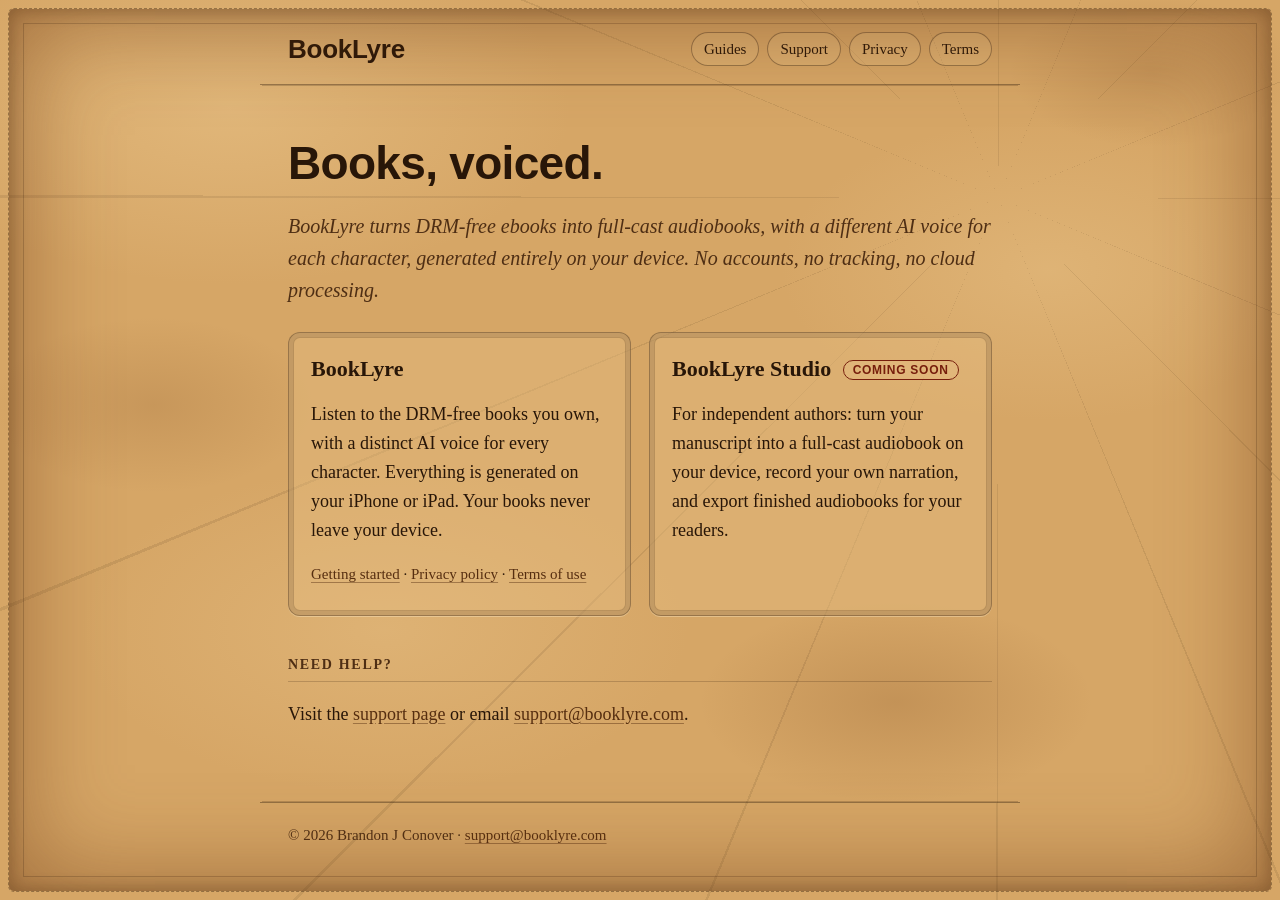
<file: index.html>
<!doctype html>
<html lang="en">
<head>
<meta charset="utf-8">
<meta name="viewport" content="width=device-width, initial-scale=1">
<title>BookLyre</title>
<meta name="description" content="Listen to the DRM-free books you own, with a distinct AI voice for every character. Everything is generated on your iPhone or iPad. Your books never leave your device.">
<link rel="stylesheet" href="style.css">
</head>
<body>
<header class="site"><a class="brand" href="">BookLyre</a>
<nav><a href="guides/">Guides</a><a href="support/">Support</a><a href="privacy/booklyre/">Privacy</a><a href="terms/booklyre/">Terms</a></nav></header>
<main>
<section class="hero"><h1>Books, voiced.</h1>
<p>BookLyre turns DRM-free ebooks into full-cast audiobooks, with a different AI voice for each character,
generated entirely on your device. No accounts, no tracking, no cloud processing.</p></section>
<div class="cards"><section class="card"><h2>BookLyre</h2><p>Listen to the DRM-free books you own, with a distinct AI voice for every character. Everything is generated on your iPhone or iPad. Your books never leave your device.</p>
<p class="links"><a href="guides/booklyre/">Getting started</a> &middot; <a href="privacy/booklyre/">Privacy policy</a> &middot; <a href="terms/booklyre/">Terms of use</a></p></section>
<section class="card"><h2>BookLyre Studio <span class="soon">Coming soon</span></h2><p>For independent authors: turn your manuscript into a full-cast audiobook on your device, record your own narration, and export finished audiobooks for your readers.</p></section></div>
<section><h2>Need help?</h2><p>Visit the <a href="support/">support page</a> or email
<a href="mailto:support@booklyre.com">support@booklyre.com</a>.</p></section>
</main>
<footer class="site">&copy; 2026 Brandon J Conover &middot; <a href="mailto:support@booklyre.com">support@booklyre.com</a></footer>
</body>
</html>
</file>
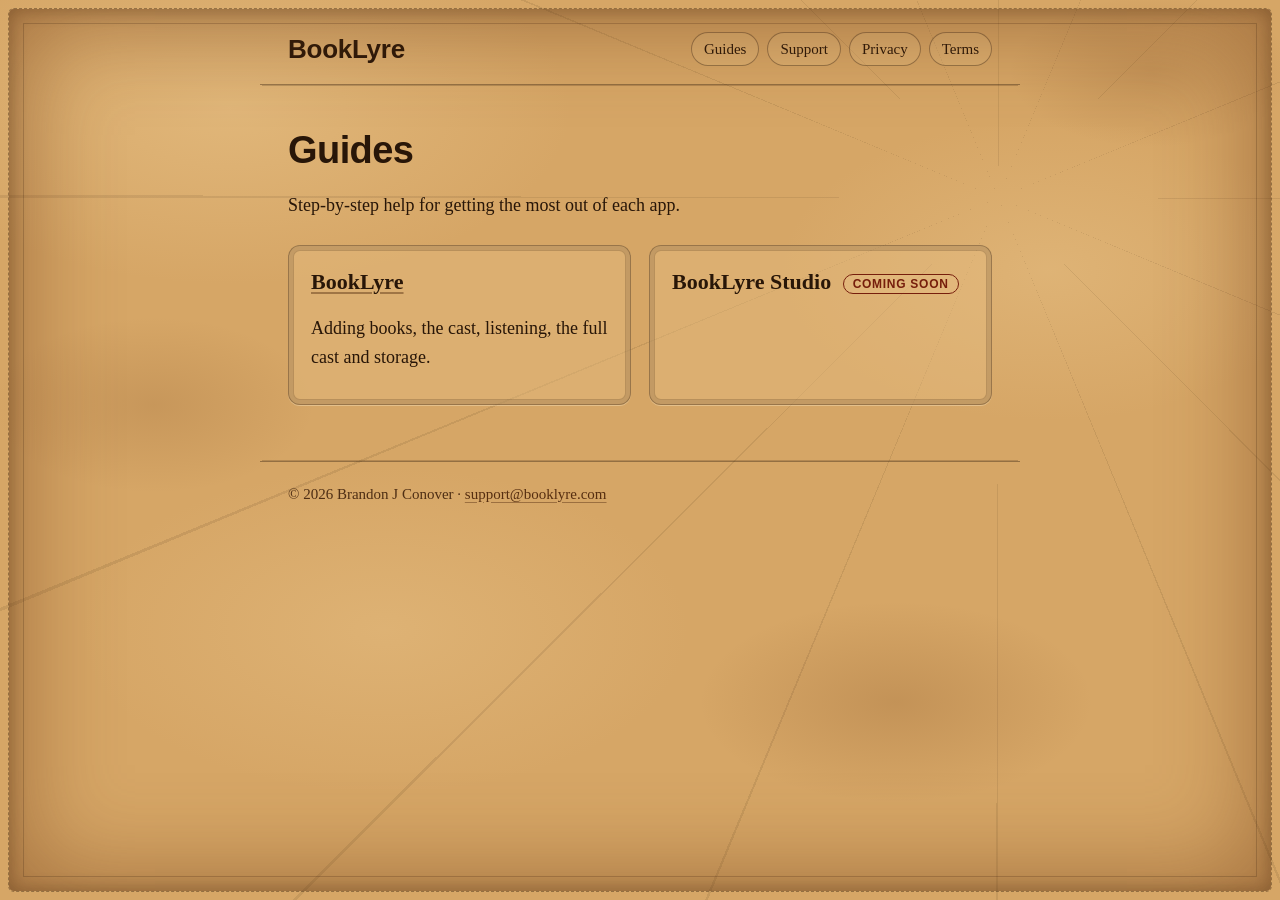
<file: guides/index.html>
<!doctype html>
<html lang="en">
<head>
<meta charset="utf-8">
<meta name="viewport" content="width=device-width, initial-scale=1">
<title>BookLyre Guides</title>
<meta name="description" content="BookLyre Guides">
<link rel="stylesheet" href="../style.css">
</head>
<body>
<header class="site"><a class="brand" href="../">BookLyre</a>
<nav><a href="../guides/">Guides</a><a href="../support/">Support</a><a href="../privacy/booklyre/">Privacy</a><a href="../terms/booklyre/">Terms</a></nav></header>
<main>
<h1>Guides</h1><p>Step-by-step help for getting the most out of each app.</p><div class="cards"><section class="card"><h2><a href="booklyre/">BookLyre</a></h2><p>Adding books, the cast, listening, the full cast and storage.</p></section><section class="card"><h2>BookLyre Studio <span class="soon">Coming soon</span></h2></section></div>
</main>
<footer class="site">&copy; 2026 Brandon J Conover &middot; <a href="mailto:support@booklyre.com">support@booklyre.com</a></footer>
</body>
</html>
</file>
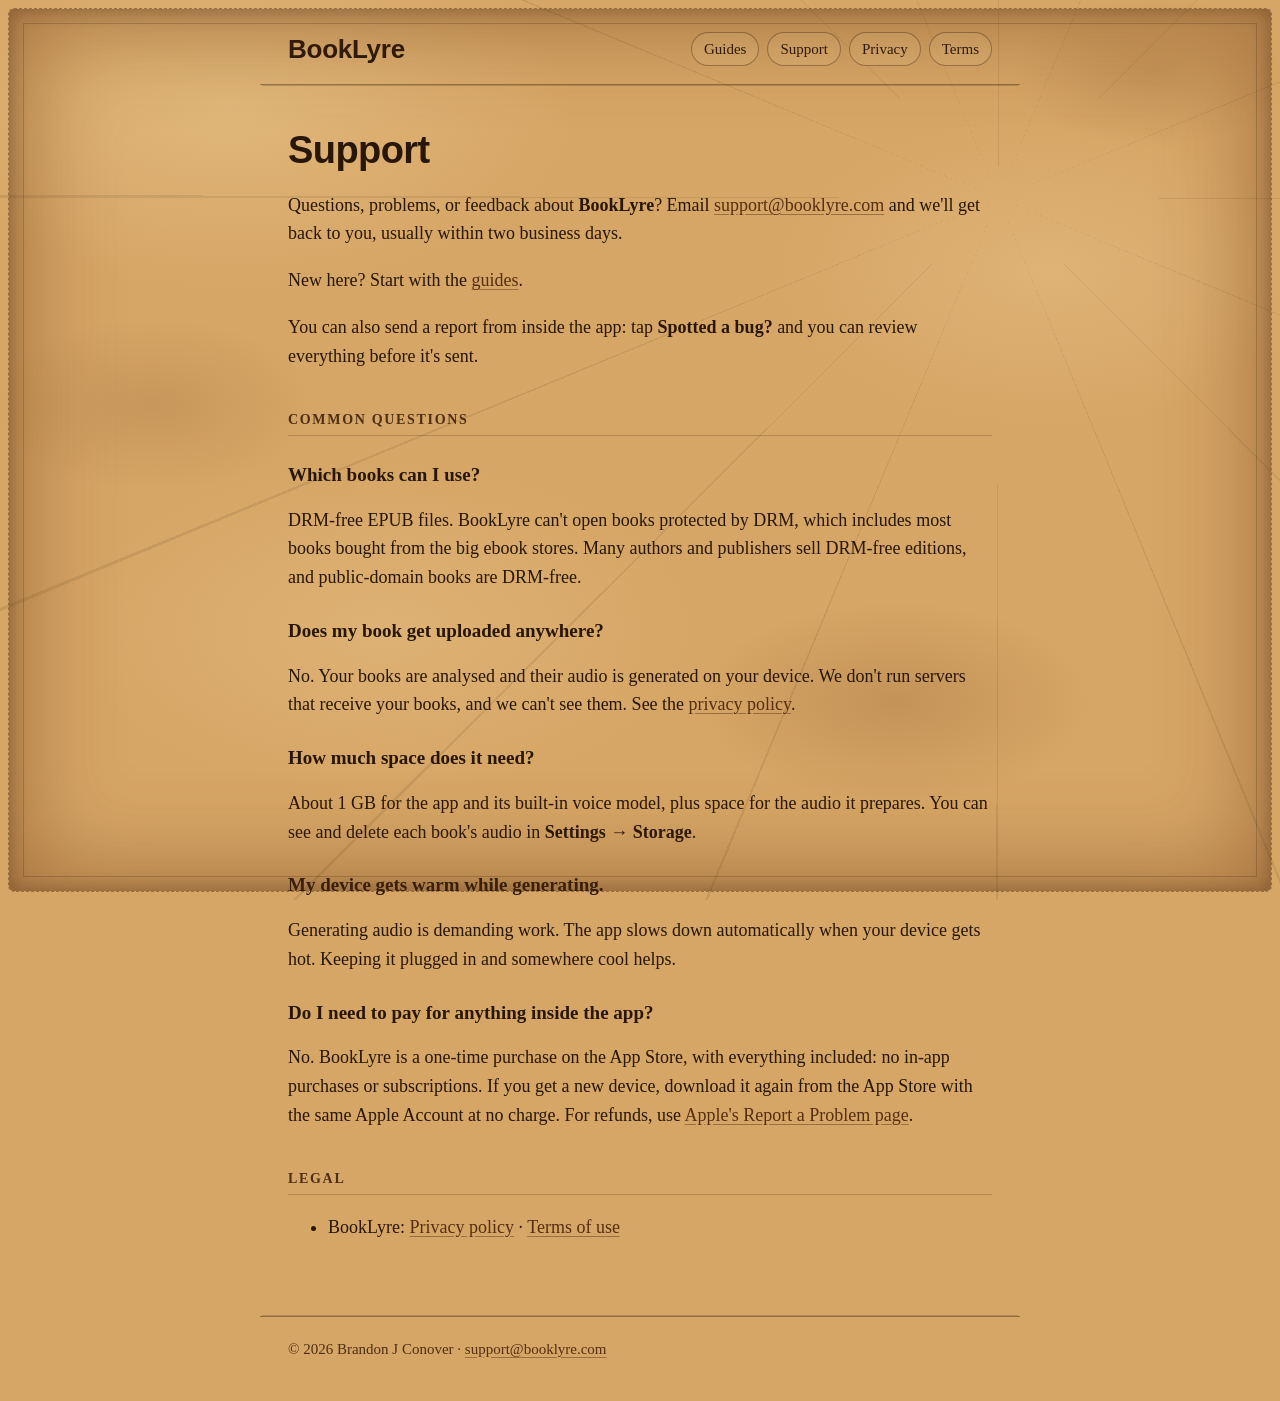
<file: support/index.html>
<!doctype html>
<html lang="en">
<head>
<meta charset="utf-8">
<meta name="viewport" content="width=device-width, initial-scale=1">
<title>BookLyre Support</title>
<meta name="description" content="BookLyre Support">
<link rel="stylesheet" href="../style.css">
</head>
<body>
<header class="site"><a class="brand" href="../">BookLyre</a>
<nav><a href="../guides/">Guides</a><a href="../support/">Support</a><a href="../privacy/booklyre/">Privacy</a><a href="../terms/booklyre/">Terms</a></nav></header>
<main>
<h1>Support</h1>
<p>Questions, problems, or feedback about <strong>BookLyre</strong>? Email
<a href="mailto:support@booklyre.com">support@booklyre.com</a> and we'll get back to you, usually within two business days.</p>
<p>New here? Start with the <a href="../guides/">guides</a>.</p>
<p>You can also send a report from inside the app: tap <strong>Spotted a bug?</strong> and you can review everything before it's sent.</p>
<h2>Common questions</h2>
<h3>Which books can I use?</h3>
<p>DRM-free EPUB files. BookLyre can't open books protected by DRM, which includes most books bought from the big ebook stores. Many authors and publishers sell DRM-free editions, and public-domain books are DRM-free.</p>
<h3>Does my book get uploaded anywhere?</h3>
<p>No. Your books are analysed and their audio is generated on your device. We don't run servers that receive your books, and we can't see them. See the <a href="../privacy/booklyre/">privacy policy</a>.</p>
<h3>How much space does it need?</h3>
<p>About 1 GB for the app and its built-in voice model, plus space for the audio it prepares. You can see and delete each book's audio in <strong>Settings → Storage</strong>.</p>
<h3>My device gets warm while generating.</h3>
<p>Generating audio is demanding work. The app slows down automatically when your device gets hot. Keeping it plugged in and somewhere cool helps.</p>
<h3>Do I need to pay for anything inside the app?</h3>
<p>No. BookLyre is a one-time purchase on the App Store, with everything included: no in-app purchases or subscriptions. If you get a new device, download it again from the App Store with the same Apple Account at no charge. For refunds, use <a href="https://reportaproblem.apple.com">Apple's Report a Problem page</a>.</p>
<h2>Legal</h2>
<ul>
<li>BookLyre: <a href="../privacy/booklyre/">Privacy policy</a> · <a href="../terms/booklyre/">Terms of use</a></li>
</ul>
</main>
<footer class="site">&copy; 2026 Brandon J Conover &middot; <a href="mailto:support@booklyre.com">support@booklyre.com</a></footer>
</body>
</html>
</file>
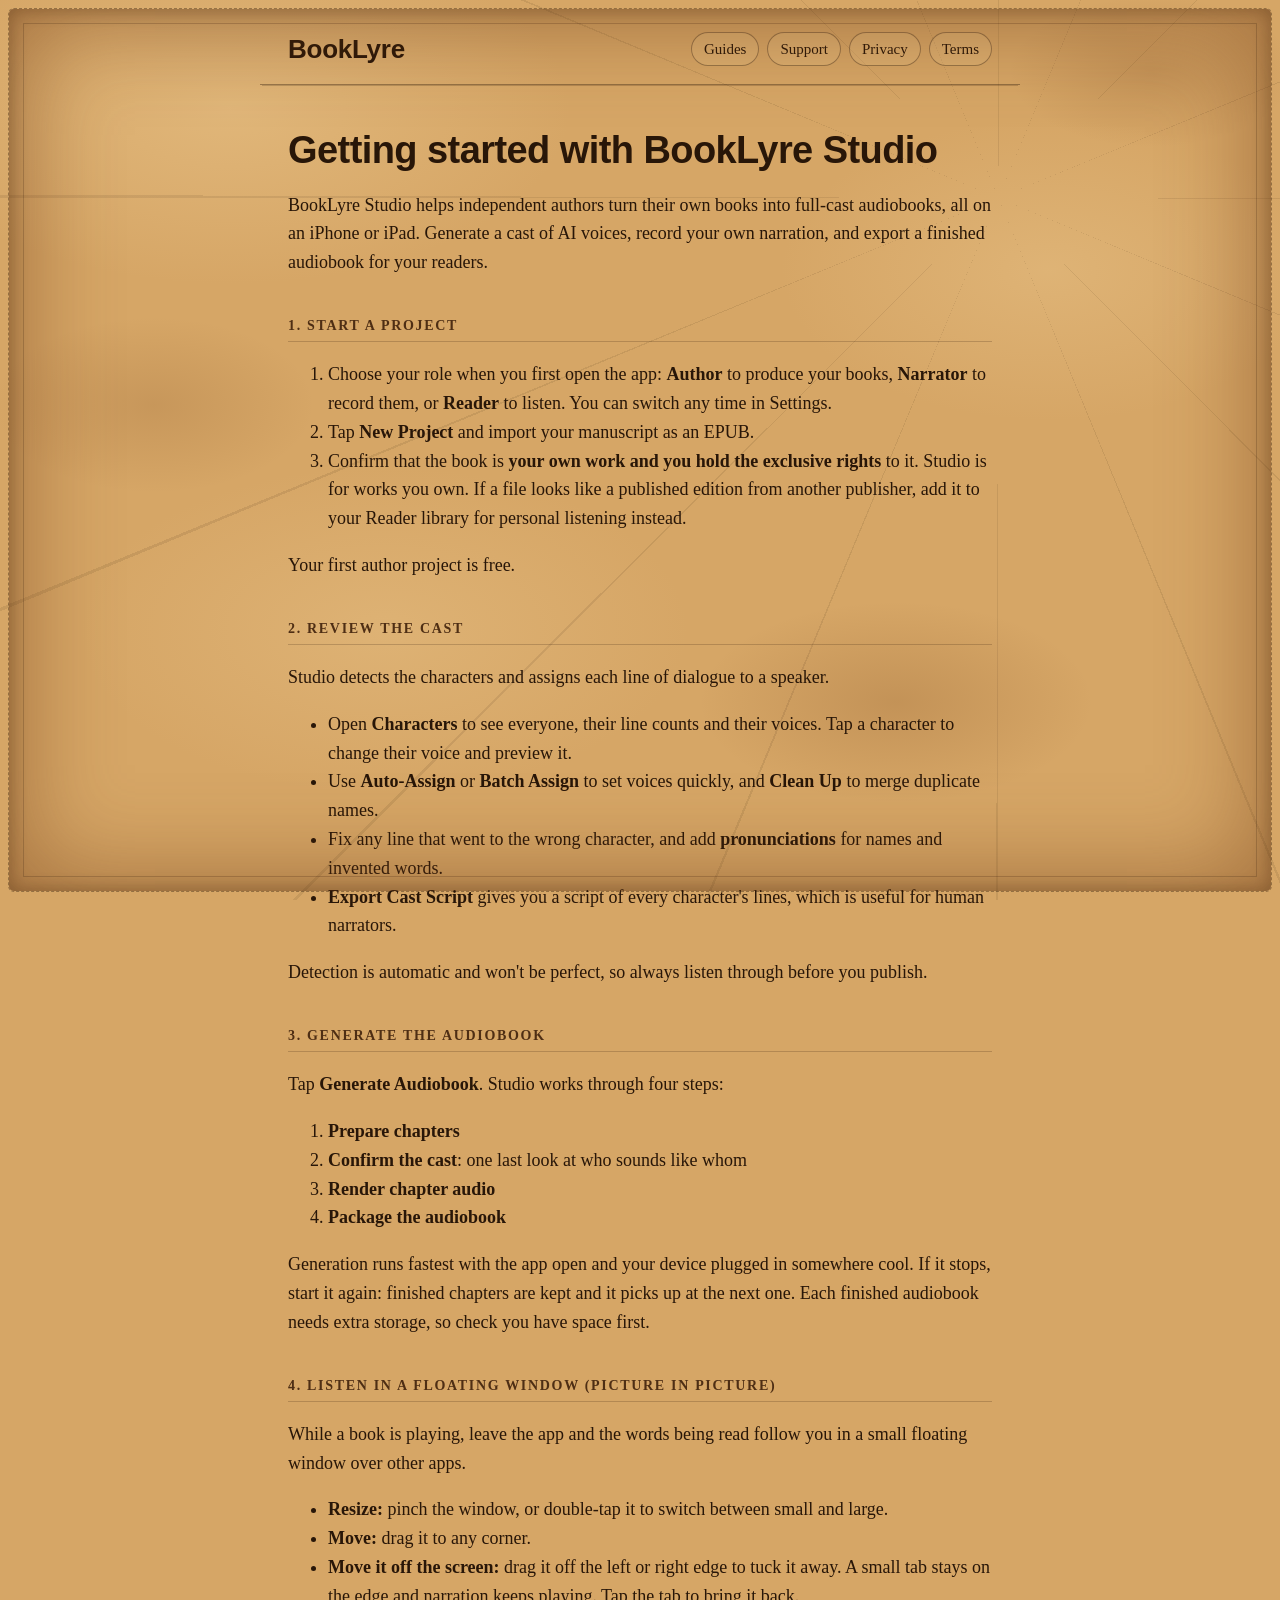
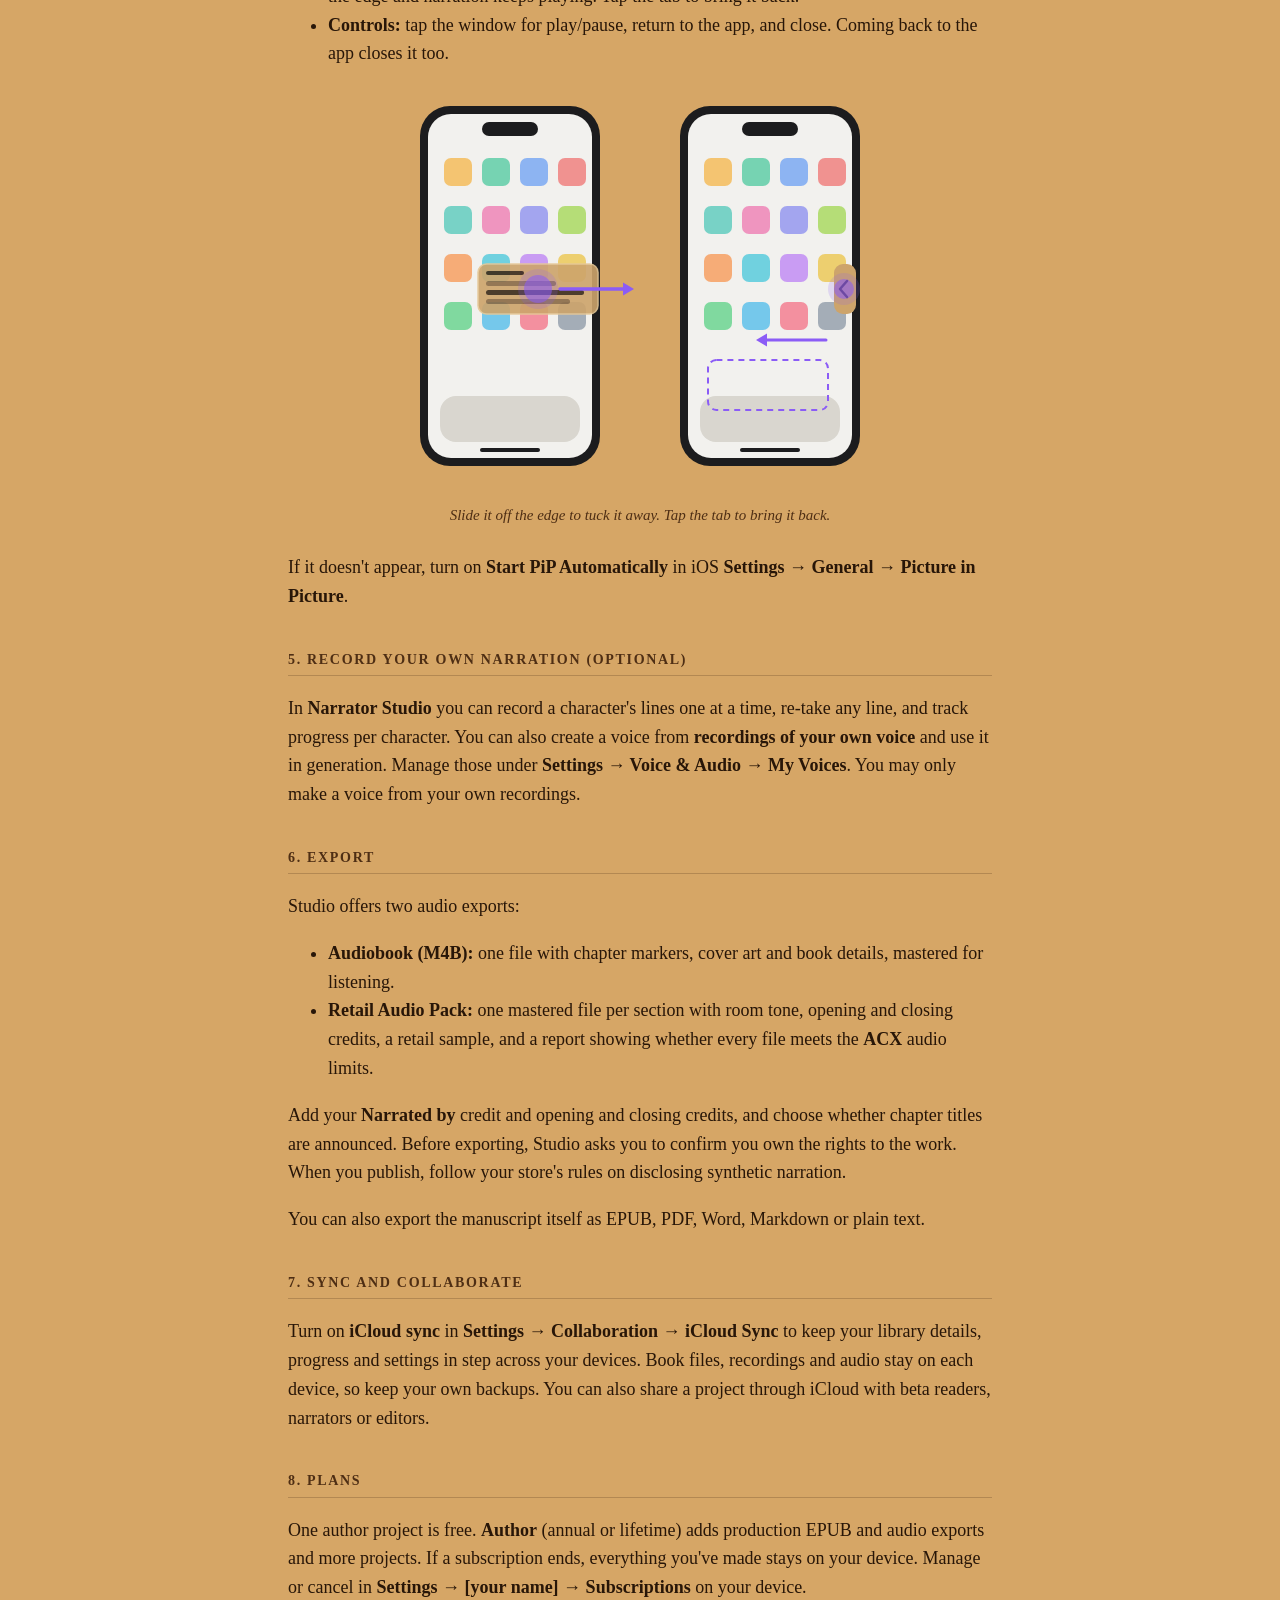
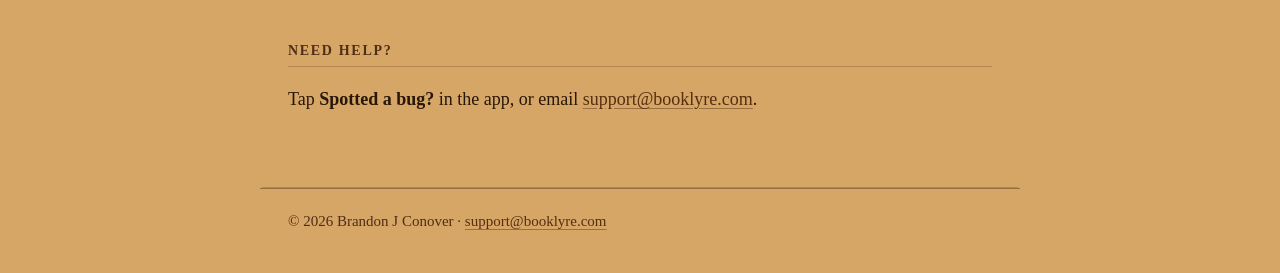
<file: guides/booklyre-studio/index.html>
<!doctype html>
<html lang="en">
<head>
<meta charset="utf-8">
<meta name="viewport" content="width=device-width, initial-scale=1">
<title>Getting started with BookLyre Studio</title>
<meta name="description" content="Getting started with BookLyre Studio">
<link rel="stylesheet" href="../../style.css">
</head>
<body>
<header class="site"><a class="brand" href="../../">BookLyre</a>
<nav><a href="../../guides/">Guides</a><a href="../../support/">Support</a><a href="../../privacy/booklyre/">Privacy</a><a href="../../terms/booklyre/">Terms</a></nav></header>
<main>
<h1>Getting started with BookLyre Studio</h1>
<p>BookLyre Studio helps independent authors turn their own books into full-cast audiobooks, all on an iPhone or iPad. Generate a cast of AI voices, record your own narration, and export a finished audiobook for your readers.</p>
<h2>1. Start a project</h2>
<ol>
<li>Choose your role when you first open the app: <strong>Author</strong> to produce your books, <strong>Narrator</strong> to record them, or <strong>Reader</strong> to listen. You can switch any time in Settings.</li>
<li>Tap <strong>New Project</strong> and import your manuscript as an EPUB.</li>
<li>Confirm that the book is <strong>your own work and you hold the exclusive rights</strong> to it. Studio is for works you own. If a file looks like a published edition from another publisher, add it to your Reader library for personal listening instead.</li>
</ol>
<p>Your first author project is free.</p>
<h2>2. Review the cast</h2>
<p>Studio detects the characters and assigns each line of dialogue to a speaker.</p>
<ul>
<li>Open <strong>Characters</strong> to see everyone, their line counts and their voices. Tap a character to change their voice and preview it.</li>
<li>Use <strong>Auto-Assign</strong> or <strong>Batch Assign</strong> to set voices quickly, and <strong>Clean Up</strong> to merge duplicate names.</li>
<li>Fix any line that went to the wrong character, and add <strong>pronunciations</strong> for names and invented words.</li>
<li><strong>Export Cast Script</strong> gives you a script of every character's lines, which is useful for human narrators.</li>
</ul>
<p>Detection is automatic and won't be perfect, so always listen through before you publish.</p>
<h2>3. Generate the audiobook</h2>
<p>Tap <strong>Generate Audiobook</strong>. Studio works through four steps:</p>
<ol>
<li><strong>Prepare chapters</strong></li>
<li><strong>Confirm the cast</strong>: one last look at who sounds like whom</li>
<li><strong>Render chapter audio</strong></li>
<li><strong>Package the audiobook</strong></li>
</ol>
<p>Generation runs fastest with the app open and your device plugged in somewhere cool. If it stops, start it again: finished chapters are kept and it picks up at the next one. Each finished audiobook needs extra storage, so check you have space first.</p>
<h2>4. Listen in a floating window (Picture in Picture)</h2>
<p>While a book is playing, leave the app and the words being read follow you in a small floating window over other apps.</p>
<ul>
<li><strong>Resize:</strong> pinch the window, or double-tap it to switch between small and large.</li>
<li><strong>Move:</strong> drag it to any corner.</li>
<li><strong>Move it off the screen:</strong> drag it off the left or right edge to tuck it away. A small tab stays on the edge and narration keeps playing. Tap the tab to bring it back.</li>
<li><strong>Controls:</strong> tap the window for play/pause, return to the app, and close. Coming back to the app closes it too.</li>
</ul>
<figure class="shot"><img src="../../images/pip-stash.svg" width="480" alt="The floating window being dragged off the right edge, leaving a small tab with an arrow that you tap to bring it back"><figcaption>Slide it off the edge to tuck it away. Tap the tab to bring it back.</figcaption></figure>

<p>If it doesn't appear, turn on <strong>Start PiP Automatically</strong> in iOS <strong>Settings → General → Picture in Picture</strong>.</p>
<h2>5. Record your own narration (optional)</h2>
<p>In <strong>Narrator Studio</strong> you can record a character's lines one at a time, re-take any line, and track progress per character. You can also create a voice from <strong>recordings of your own voice</strong> and use it in generation. Manage those under <strong>Settings → Voice &amp; Audio → My Voices</strong>. You may only make a voice from your own recordings.</p>
<h2>6. Export</h2>
<p>Studio offers two audio exports:</p>
<ul>
<li><strong>Audiobook (M4B):</strong> one file with chapter markers, cover art and book details, mastered for listening.</li>
<li><strong>Retail Audio Pack:</strong> one mastered file per section with room tone, opening and closing credits, a retail sample, and a report showing whether every file meets the <strong>ACX</strong> audio limits.</li>
</ul>
<p>Add your <strong>Narrated by</strong> credit and opening and closing credits, and choose whether chapter titles are announced. Before exporting, Studio asks you to confirm you own the rights to the work. When you publish, follow your store's rules on disclosing synthetic narration.</p>
<p>You can also export the manuscript itself as EPUB, PDF, Word, Markdown or plain text.</p>
<h2>7. Sync and collaborate</h2>
<p>Turn on <strong>iCloud sync</strong> in <strong>Settings → Collaboration → iCloud Sync</strong> to keep your library details, progress and settings in step across your devices. Book files, recordings and audio stay on each device, so keep your own backups. You can also share a project through iCloud with beta readers, narrators or editors.</p>
<h2>8. Plans</h2>
<p>One author project is free. <strong>Author</strong> (annual or lifetime) adds production EPUB and audio exports and more projects. If a subscription ends, everything you've made stays on your device. Manage or cancel in <strong>Settings → [your name] → Subscriptions</strong> on your device.</p>
<h2>Need help?</h2>
<p>Tap <strong>Spotted a bug?</strong> in the app, or email <a href="mailto:support@booklyre.com">support@booklyre.com</a>.</p>
</main>
<footer class="site">&copy; 2026 Brandon J Conover &middot; <a href="mailto:support@booklyre.com">support@booklyre.com</a></footer>
</body>
</html>
</file>
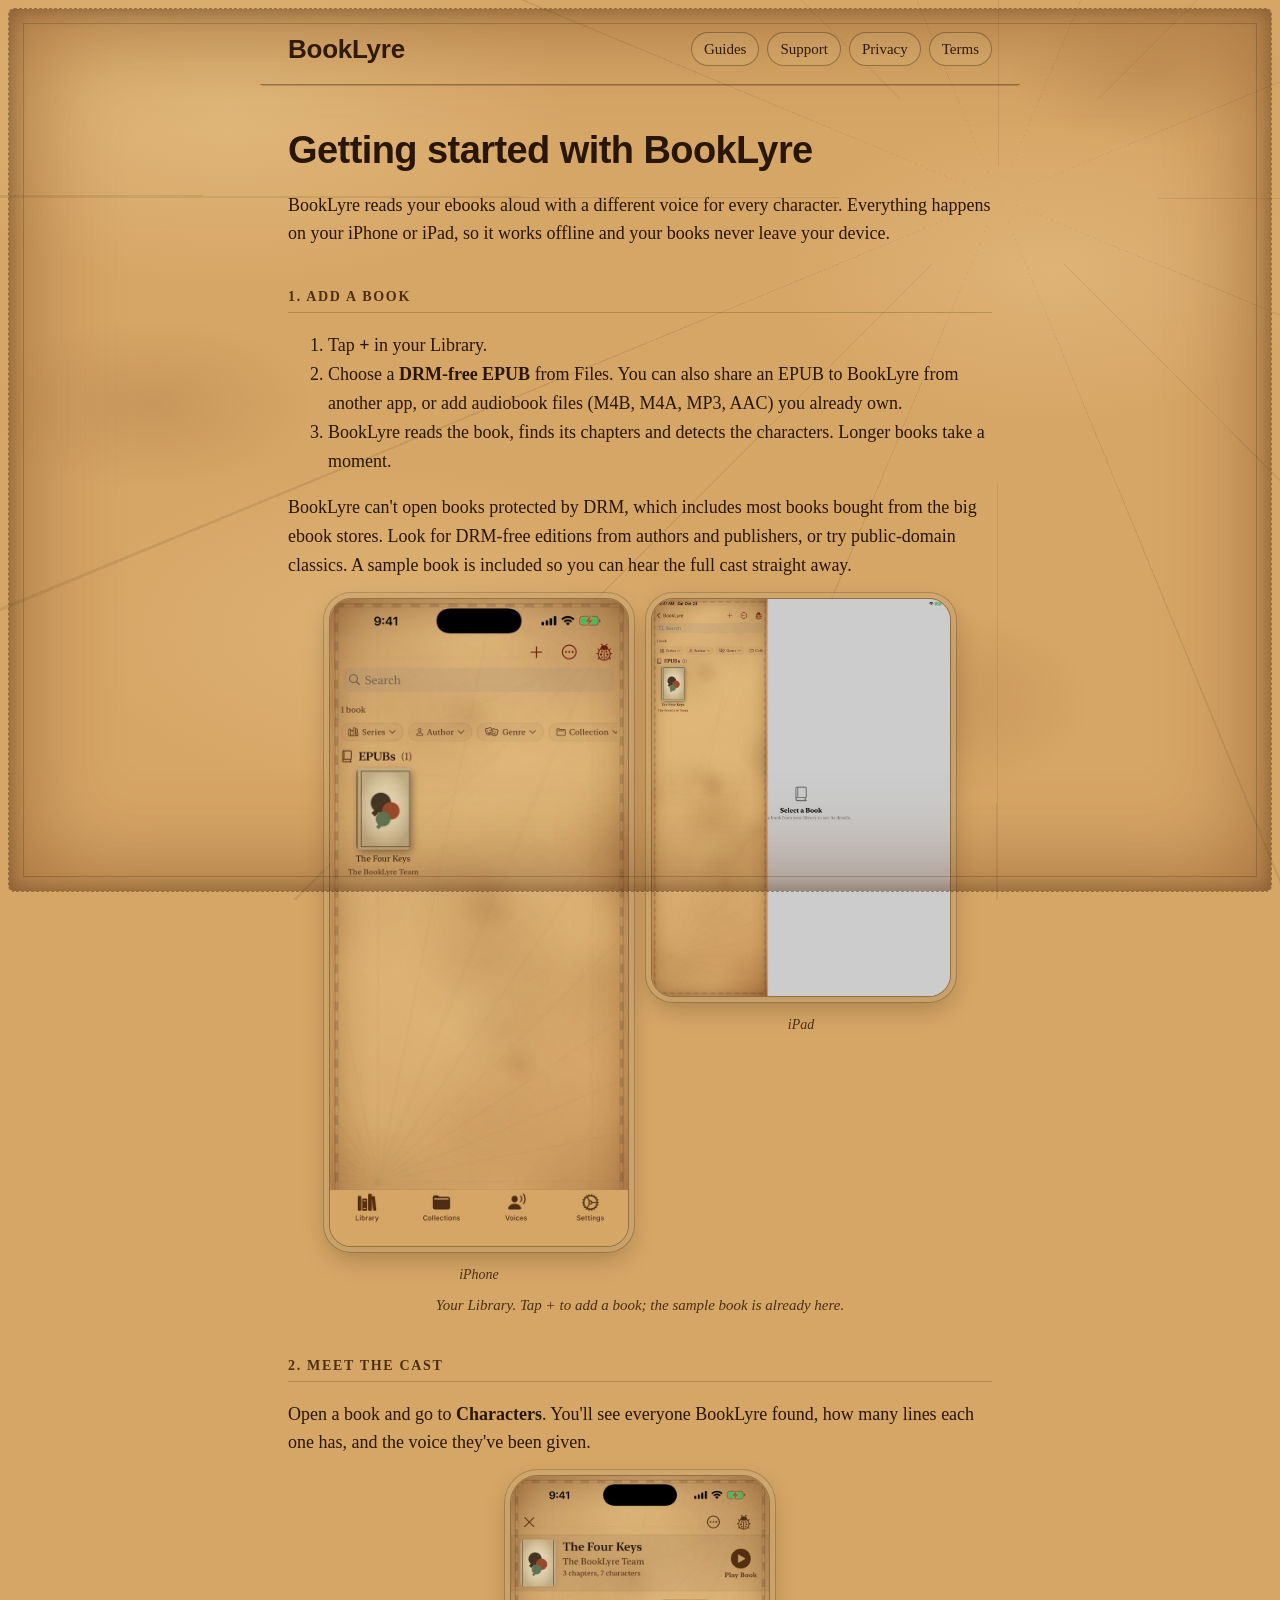
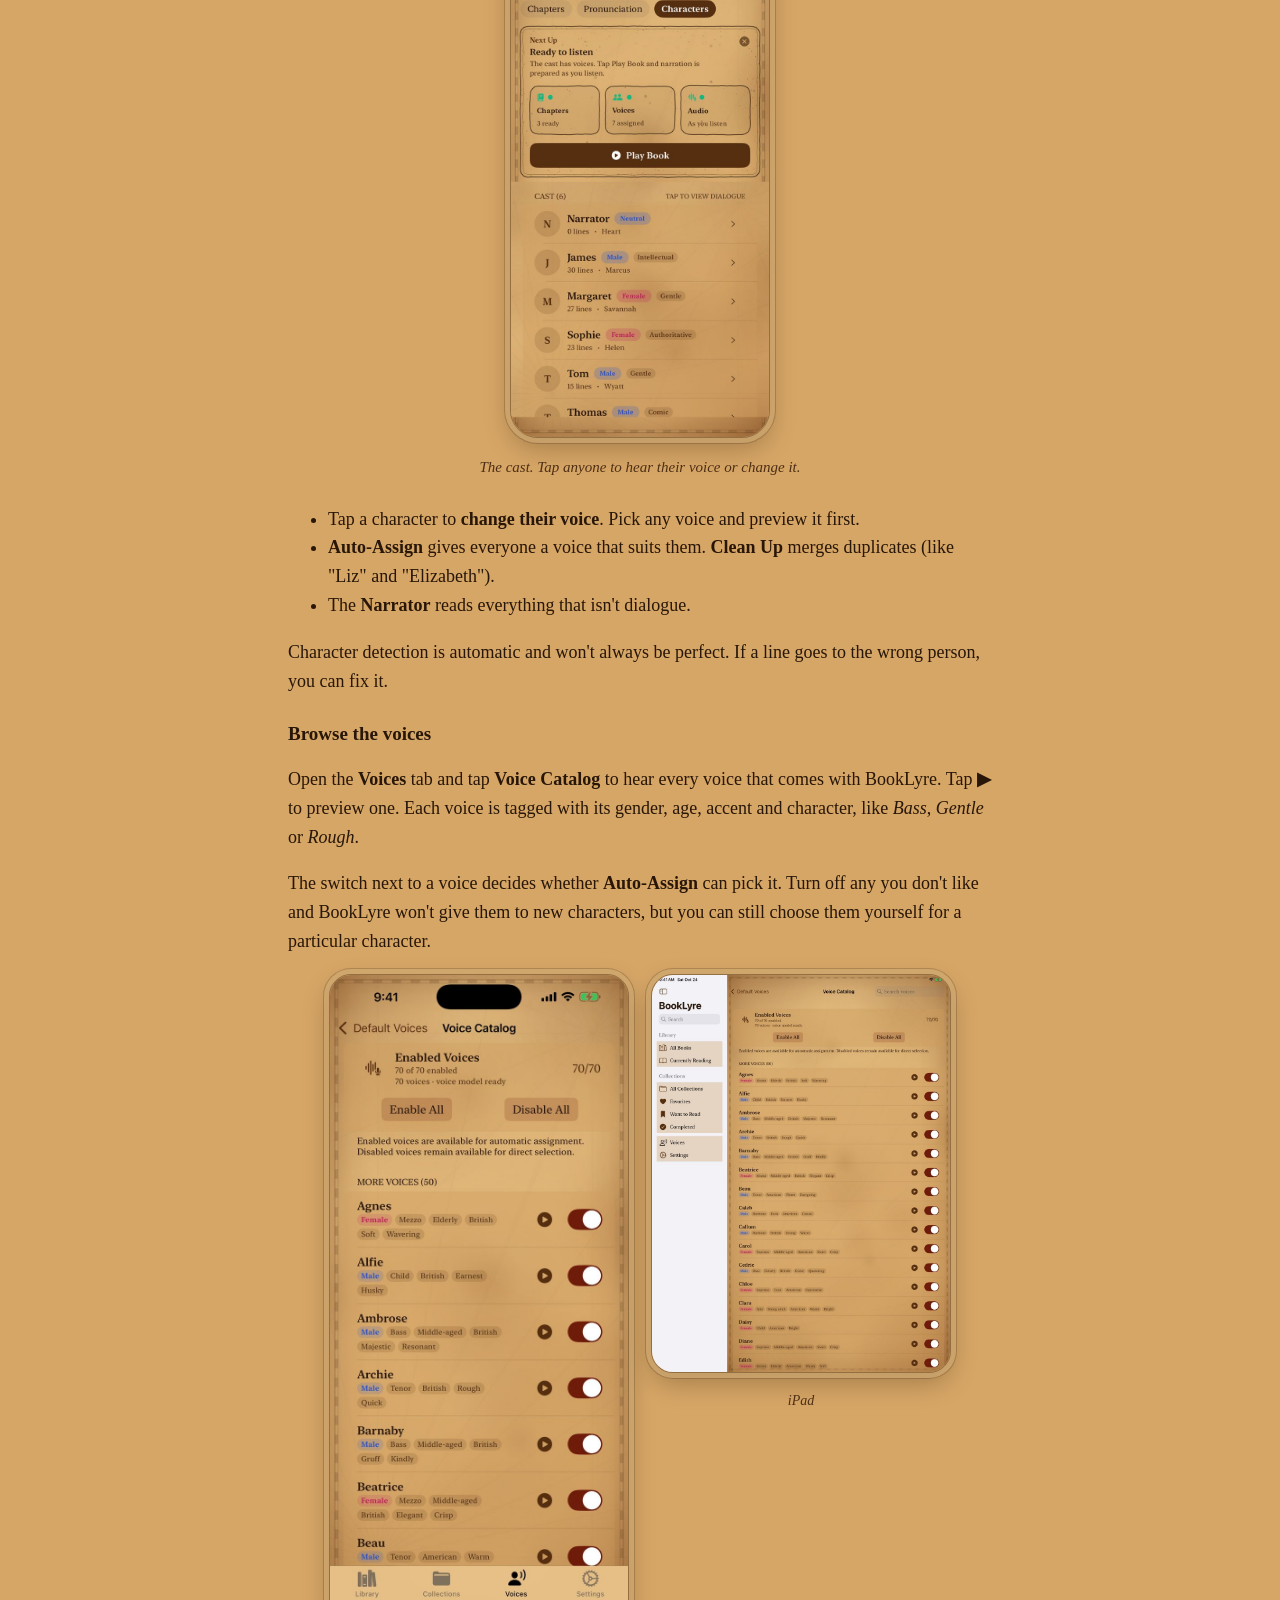
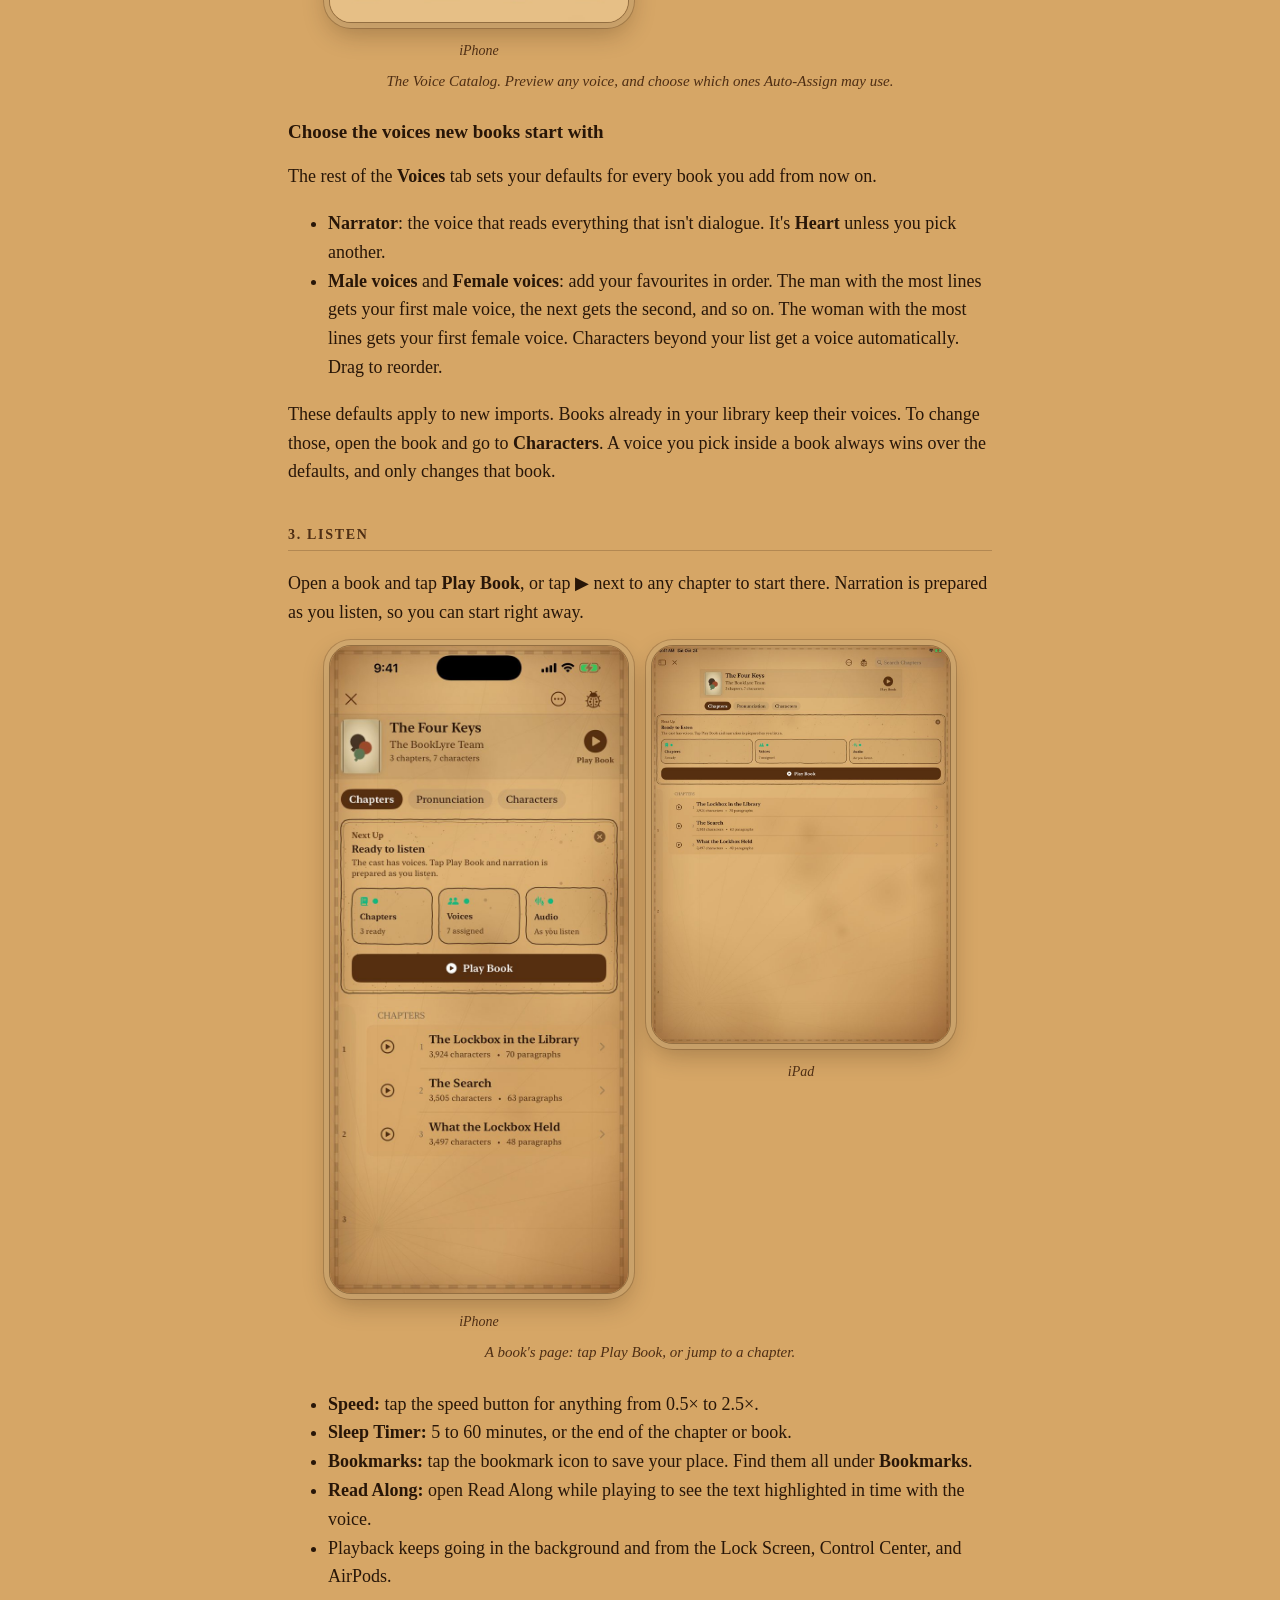
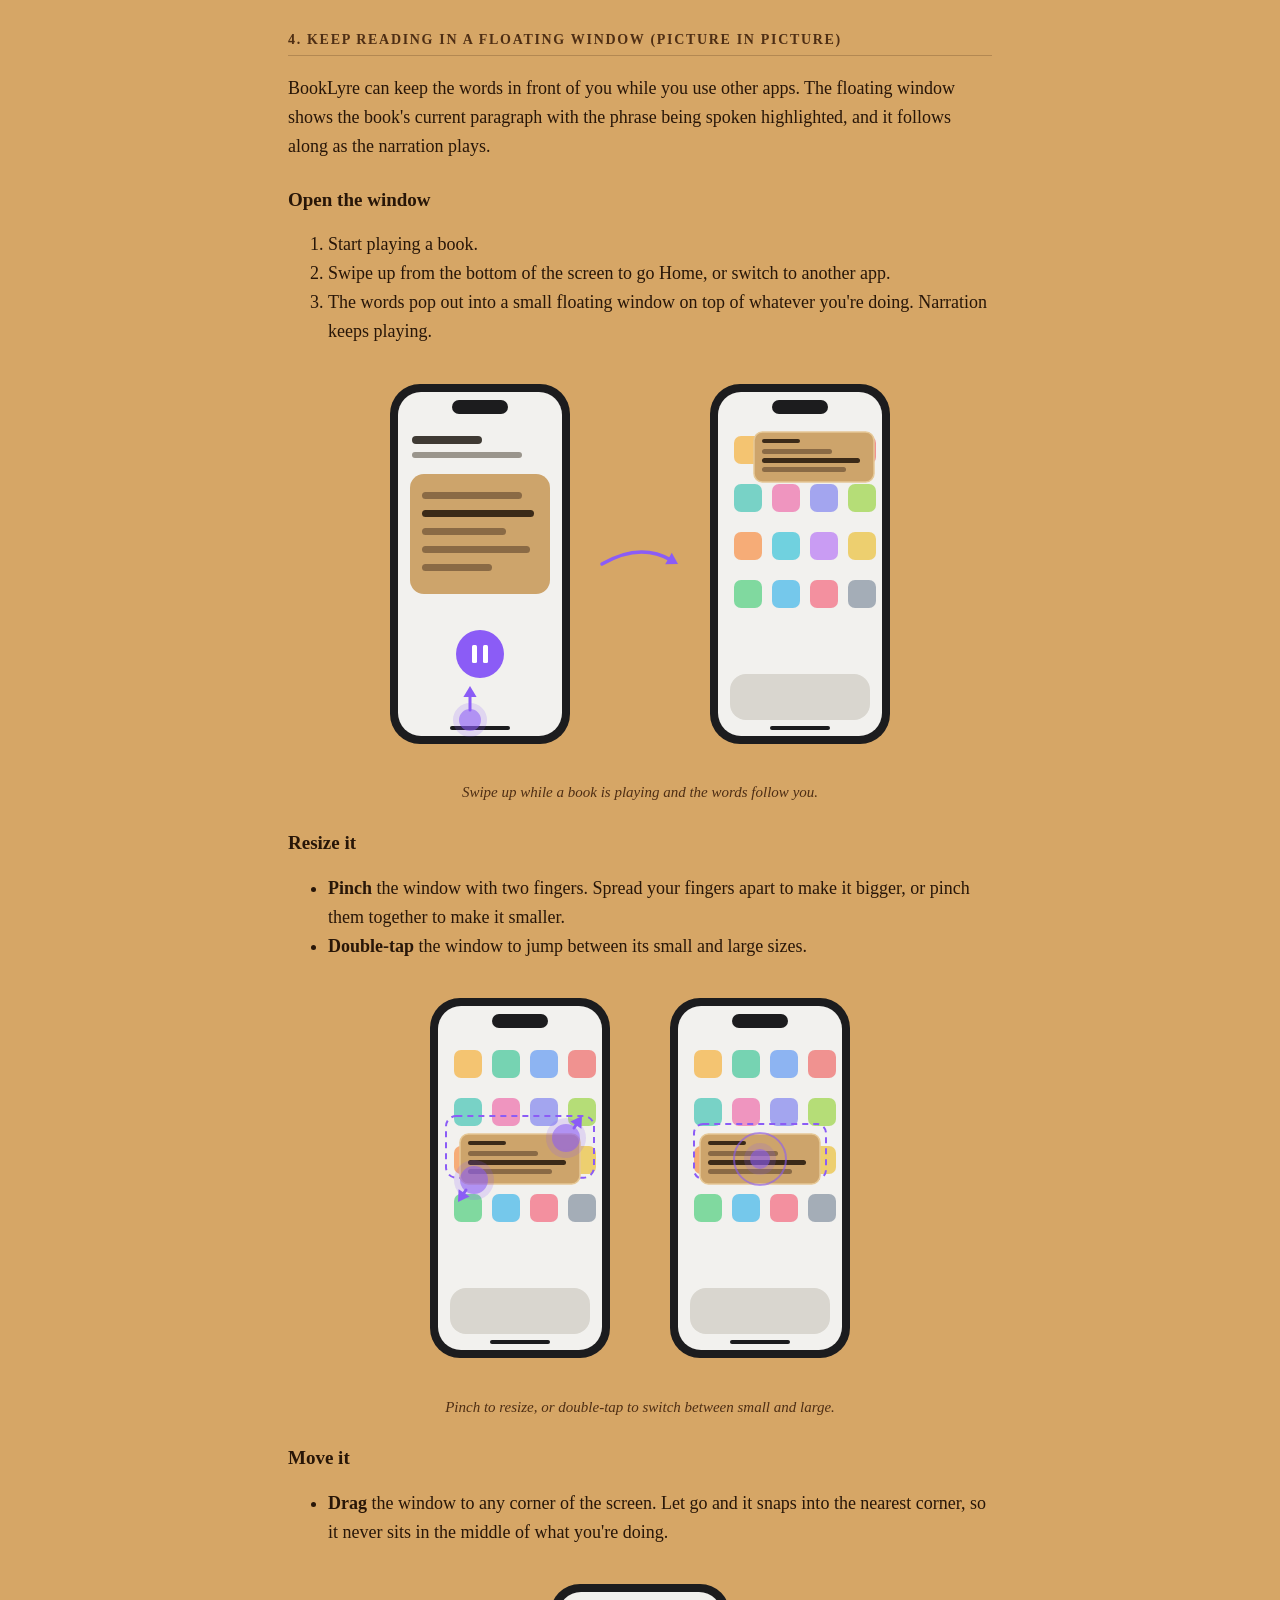
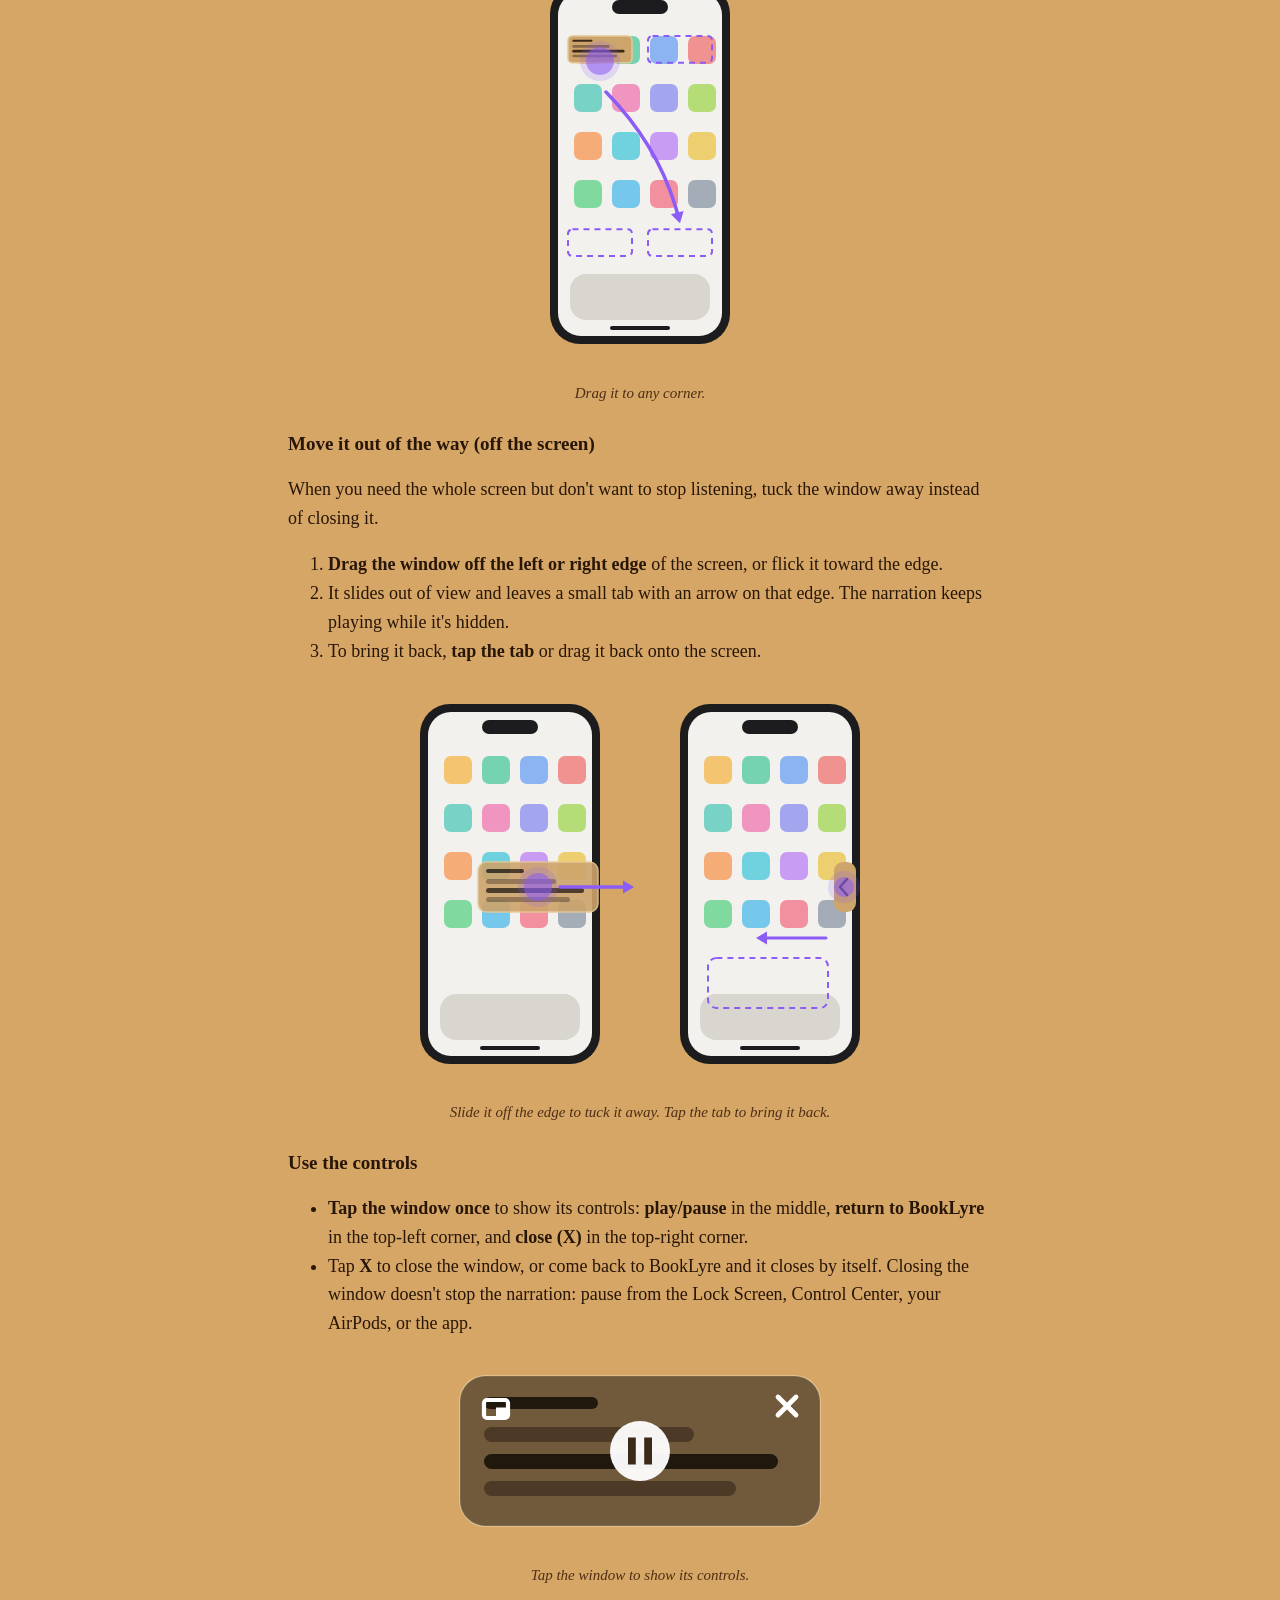
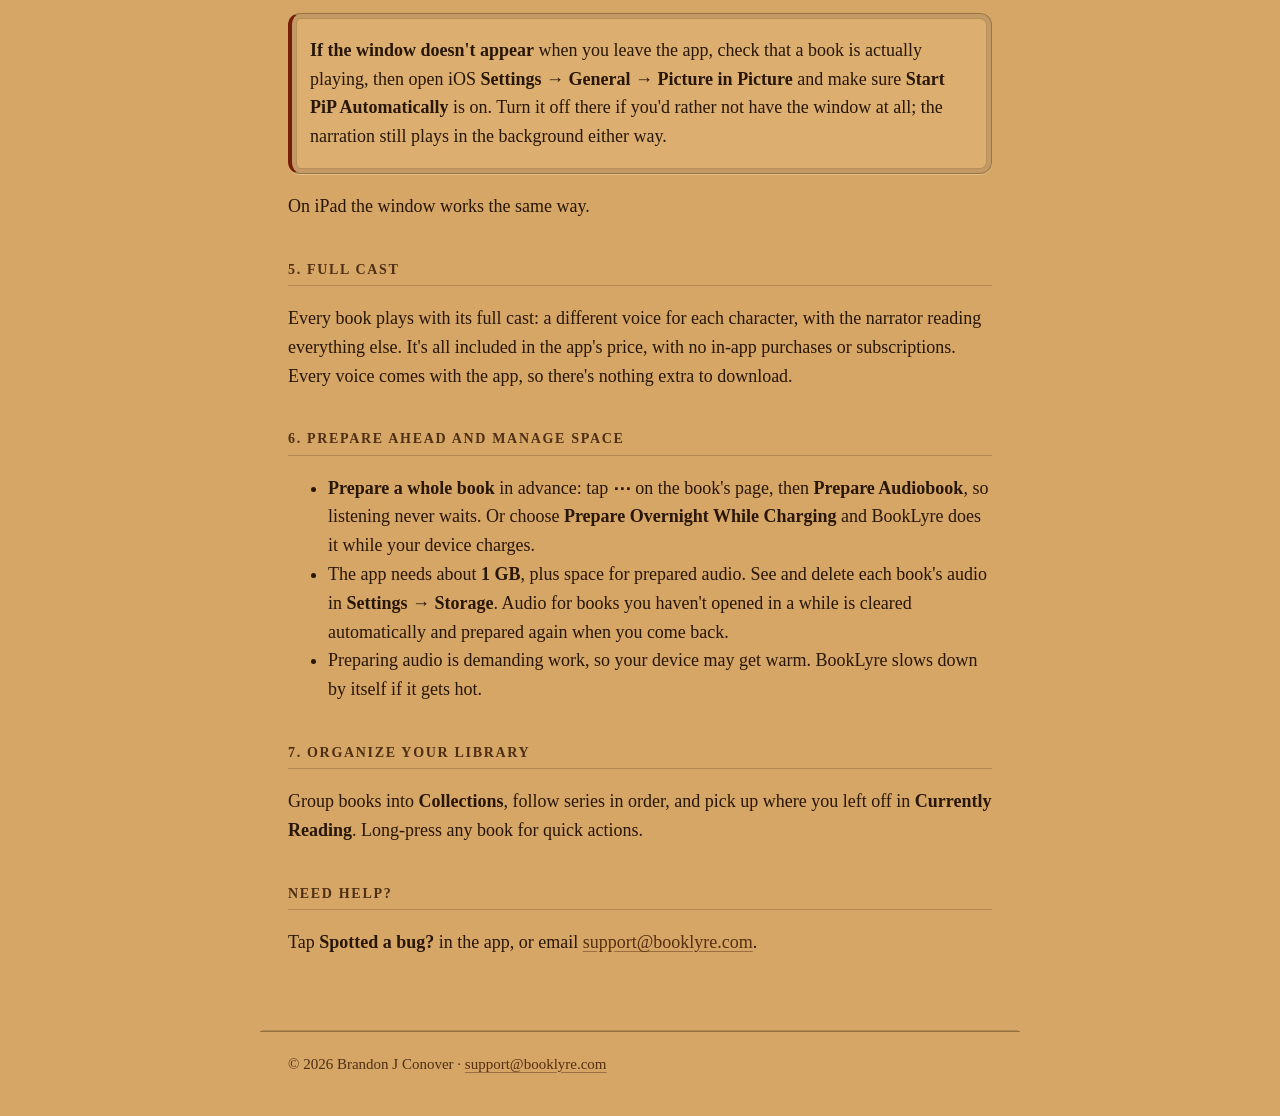
<file: guides/booklyre/index.html>
<!doctype html>
<html lang="en">
<head>
<meta charset="utf-8">
<meta name="viewport" content="width=device-width, initial-scale=1">
<title>Getting started with BookLyre</title>
<meta name="description" content="Getting started with BookLyre">
<link rel="stylesheet" href="../../style.css">
</head>
<body>
<header class="site"><a class="brand" href="../../">BookLyre</a>
<nav><a href="../../guides/">Guides</a><a href="../../support/">Support</a><a href="../../privacy/booklyre/">Privacy</a><a href="../../terms/booklyre/">Terms</a></nav></header>
<main>
<h1>Getting started with BookLyre</h1>
<p>BookLyre reads your ebooks aloud with a different voice for every character. Everything happens on your iPhone or iPad, so it works offline and your books never leave your device.</p>
<h2>1. Add a book</h2>
<ol>
<li>Tap <strong>+</strong> in your Library.</li>
<li>Choose a <strong>DRM-free EPUB</strong> from Files. You can also share an EPUB to BookLyre from another app, or add audiobook files (M4B, M4A, MP3, AAC) you already own.</li>
<li>BookLyre reads the book, finds its chapters and detects the characters. Longer books take a moment.</li>
</ol>
<p>BookLyre can't open books protected by DRM, which includes most books bought from the big ebook stores. Look for DRM-free editions from authors and publishers, or try public-domain classics. A sample book is included so you can hear the full cast straight away.</p>
<div class="pair"><figure class="phone"><img src="../../images/screen-library.jpg" width="300" alt="The BookLyre Library with the sample book The Four Keys, the + button at the top and filters for series, author, genre and collection"><figcaption>iPhone</figcaption></figure><figure class="phone"><img src="../../images/ipad-screen-library.jpg" width="300" alt="The BookLyre Library on iPad, with the sample book in the sidebar list and a Select a Book panel"><figcaption>iPad</figcaption></figure></div>
<p class="pair-cap">Your Library. Tap + to add a book; the sample book is already here.</p>

<h2>2. Meet the cast</h2>
<p>Open a book and go to <strong>Characters</strong>. You'll see everyone BookLyre found, how many lines each one has, and the voice they've been given.</p>
<figure class="shot phone"><img src="../../images/screen-cast.jpg" width="300" alt="A book's Characters tab listing the Narrator and each character with their gender, a personality tag, their line count and their voice"><figcaption>The cast. Tap anyone to hear their voice or change it.</figcaption></figure>

<ul>
<li>Tap a character to <strong>change their voice</strong>. Pick any voice and preview it first.</li>
<li><strong>Auto-Assign</strong> gives everyone a voice that suits them. <strong>Clean Up</strong> merges duplicates (like "Liz" and "Elizabeth").</li>
<li>The <strong>Narrator</strong> reads everything that isn't dialogue.</li>
</ul>
<p>Character detection is automatic and won't always be perfect. If a line goes to the wrong person, you can fix it.</p>
<h3>Browse the voices</h3>
<p>Open the <strong>Voices</strong> tab and tap <strong>Voice Catalog</strong> to hear every voice that comes with BookLyre. Tap <strong>▶</strong> to preview one. Each voice is tagged with its gender, age, accent and character, like <em>Bass</em>, <em>Gentle</em> or <em>Rough</em>.</p>
<p>The switch next to a voice decides whether <strong>Auto-Assign</strong> can pick it. Turn off any you don't like and BookLyre won't give them to new characters, but you can still choose them yourself for a particular character.</p>
<div class="pair"><figure class="phone"><img src="../../images/screen-voices.jpg" width="300" alt="The Voice Catalog listing voices such as Agnes, Alfie and Ambrose with tags, a preview button and an on/off switch for automatic assignment"><figcaption>iPhone</figcaption></figure><figure class="phone"><img src="../../images/ipad-screen-voices.jpg" width="300" alt="The Voice Catalog on iPad next to the sidebar"><figcaption>iPad</figcaption></figure></div>
<p class="pair-cap">The Voice Catalog. Preview any voice, and choose which ones Auto-Assign may use.</p>

<h3>Choose the voices new books start with</h3>
<p>The rest of the <strong>Voices</strong> tab sets your defaults for every book you add from now on.</p>
<ul>
<li><strong>Narrator</strong>: the voice that reads everything that isn't dialogue. It's <strong>Heart</strong> unless you pick another.</li>
<li><strong>Male voices</strong> and <strong>Female voices</strong>: add your favourites in order. The man with the most lines gets your first male voice, the next gets the second, and so on. The woman with the most lines gets your first female voice. Characters beyond your list get a voice automatically. Drag to reorder.</li>
</ul>
<p>These defaults apply to new imports. Books already in your library keep their voices. To change those, open the book and go to <strong>Characters</strong>. A voice you pick inside a book always wins over the defaults, and only changes that book.</p>
<h2>3. Listen</h2>
<p>Open a book and tap <strong>Play Book</strong>, or tap ▶ next to any chapter to start there. Narration is prepared as you listen, so you can start right away.</p>
<div class="pair"><figure class="phone"><img src="../../images/screen-book.jpg" width="300" alt="A book's page with the Play Book button, a Ready to listen card and the chapter list"><figcaption>iPhone</figcaption></figure><figure class="phone"><img src="../../images/ipad-screen-book.jpg" width="300" alt="A book's page on iPad with Play Book, the Ready to listen card and the chapter list"><figcaption>iPad</figcaption></figure></div>
<p class="pair-cap">A book's page: tap Play Book, or jump to a chapter.</p>

<ul>
<li><strong>Speed:</strong> tap the speed button for anything from 0.5× to 2.5×.</li>
<li><strong>Sleep Timer:</strong> 5 to 60 minutes, or the end of the chapter or book.</li>
<li><strong>Bookmarks:</strong> tap the bookmark icon to save your place. Find them all under <strong>Bookmarks</strong>.</li>
<li><strong>Read Along:</strong> open Read Along while playing to see the text highlighted in time with the voice.</li>
<li>Playback keeps going in the background and from the Lock Screen, Control Center, and AirPods.</li>
</ul>


<h2>4. Keep reading in a floating window (Picture in Picture)</h2>
<p>BookLyre can keep the words in front of you while you use other apps. The floating window shows the book's current paragraph with the phrase being spoken highlighted, and it follows along as the narration plays.</p>
<h3>Open the window</h3>
<ol>
<li>Start playing a book.</li>
<li>Swipe up from the bottom of the screen to go Home, or switch to another app.</li>
<li>The words pop out into a small floating window on top of whatever you're doing. Narration keeps playing.</li>
</ol>
<figure class="shot"><img src="../../images/pip-open.svg" width="540" alt="A book playing in BookLyre, then the Home Screen with the floating reading window in the top corner"><figcaption>Swipe up while a book is playing and the words follow you.</figcaption></figure>


<h3>Resize it</h3>
<ul>
<li><strong>Pinch</strong> the window with two fingers. Spread your fingers apart to make it bigger, or pinch them together to make it smaller.</li>
<li><strong>Double-tap</strong> the window to jump between its small and large sizes.</li>
</ul>
<figure class="shot"><img src="../../images/pip-resize.svg" width="460" alt="Two fingers spreading apart on the floating window to enlarge it, and a double-tap on the window to switch sizes"><figcaption>Pinch to resize, or double-tap to switch between small and large.</figcaption></figure>

<h3>Move it</h3>
<ul>
<li><strong>Drag</strong> the window to any corner of the screen. Let go and it snaps into the nearest corner, so it never sits in the middle of what you're doing.</li>
</ul>
<figure class="shot"><img src="../../images/pip-move.svg" width="220" alt="The floating window being dragged from the top-left corner to the bottom-right corner"><figcaption>Drag it to any corner.</figcaption></figure>

<h3>Move it out of the way (off the screen)</h3>
<p>When you need the whole screen but don't want to stop listening, tuck the window away instead of closing it.</p>
<ol>
<li><strong>Drag the window off the left or right edge</strong> of the screen, or flick it toward the edge.</li>
<li>It slides out of view and leaves a small tab with an arrow on that edge. The narration keeps playing while it's hidden.</li>
<li>To bring it back, <strong>tap the tab</strong> or drag it back onto the screen.</li>
</ol>
<figure class="shot"><img src="../../images/pip-stash.svg" width="480" alt="The floating window being dragged off the right edge, leaving a small tab with an arrow that you tap to bring it back"><figcaption>Slide it off the edge to tuck it away. Tap the tab to bring it back.</figcaption></figure>

<h3>Use the controls</h3>
<ul>
<li><strong>Tap the window once</strong> to show its controls: <strong>play/pause</strong> in the middle, <strong>return to BookLyre</strong> in the top-left corner, and <strong>close (X)</strong> in the top-right corner.</li>
<li>Tap <strong>X</strong> to close the window, or come back to BookLyre and it closes by itself. Closing the window doesn't stop the narration: pause from the Lock Screen, Control Center, your AirPods, or the app.</li>
</ul>
<figure class="shot"><img src="../../images/pip-controls.svg" width="400" alt="The floating window with its controls showing: return to app, play and pause, and close"><figcaption>Tap the window to show its controls.</figcaption></figure>

<div class="tip">
<p><strong>If the window doesn't appear</strong> when you leave the app, check that a book is actually playing, then open iOS <strong>Settings → General → Picture in Picture</strong> and make sure <strong>Start PiP Automatically</strong> is on. Turn it off there if you'd rather not have the window at all; the narration still plays in the background either way.</p>
</div>
<p>On iPad the window works the same way.</p>
<h2>5. Full cast</h2>
<p>Every book plays with its full cast: a different voice for each character, with the narrator reading everything else. It's all included in the app's price, with no in-app purchases or subscriptions. Every voice comes with the app, so there's nothing extra to download.</p>
<h2>6. Prepare ahead and manage space</h2>
<ul>
<li><strong>Prepare a whole book</strong> in advance: tap <strong>⋯</strong> on the book's page, then <strong>Prepare Audiobook</strong>, so listening never waits. Or choose <strong>Prepare Overnight While Charging</strong> and BookLyre does it while your device charges.</li>
<li>The app needs about <strong>1 GB</strong>, plus space for prepared audio. See and delete each book's audio in <strong>Settings → Storage</strong>. Audio for books you haven't opened in a while is cleared automatically and prepared again when you come back.</li>
<li>Preparing audio is demanding work, so your device may get warm. BookLyre slows down by itself if it gets hot.</li>
</ul>
<h2>7. Organize your library</h2>
<p>Group books into <strong>Collections</strong>, follow series in order, and pick up where you left off in <strong>Currently Reading</strong>. Long-press any book for quick actions.</p>
<h2>Need help?</h2>
<p>Tap <strong>Spotted a bug?</strong> in the app, or email <a href="mailto:support@booklyre.com">support@booklyre.com</a>.</p>
</main>
<footer class="site">&copy; 2026 Brandon J Conover &middot; <a href="mailto:support@booklyre.com">support@booklyre.com</a></footer>
</body>
</html>
</file>
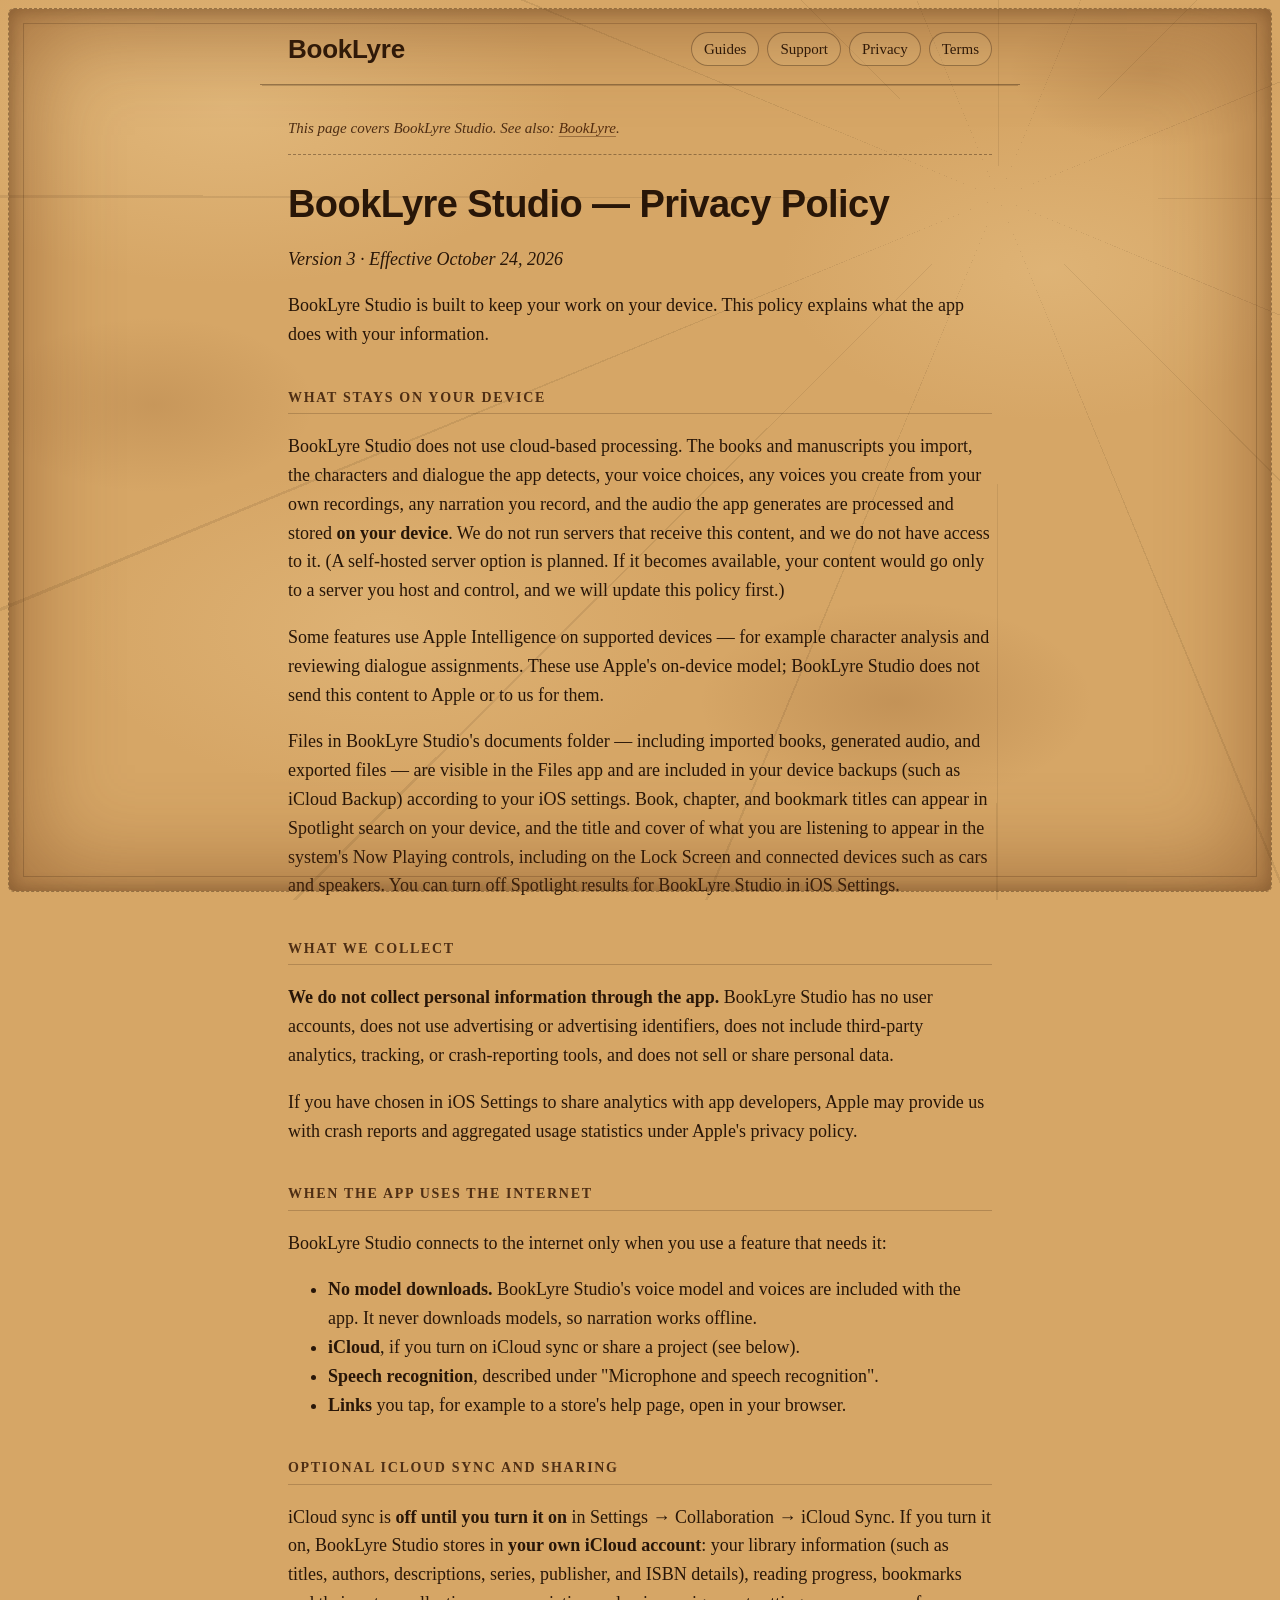
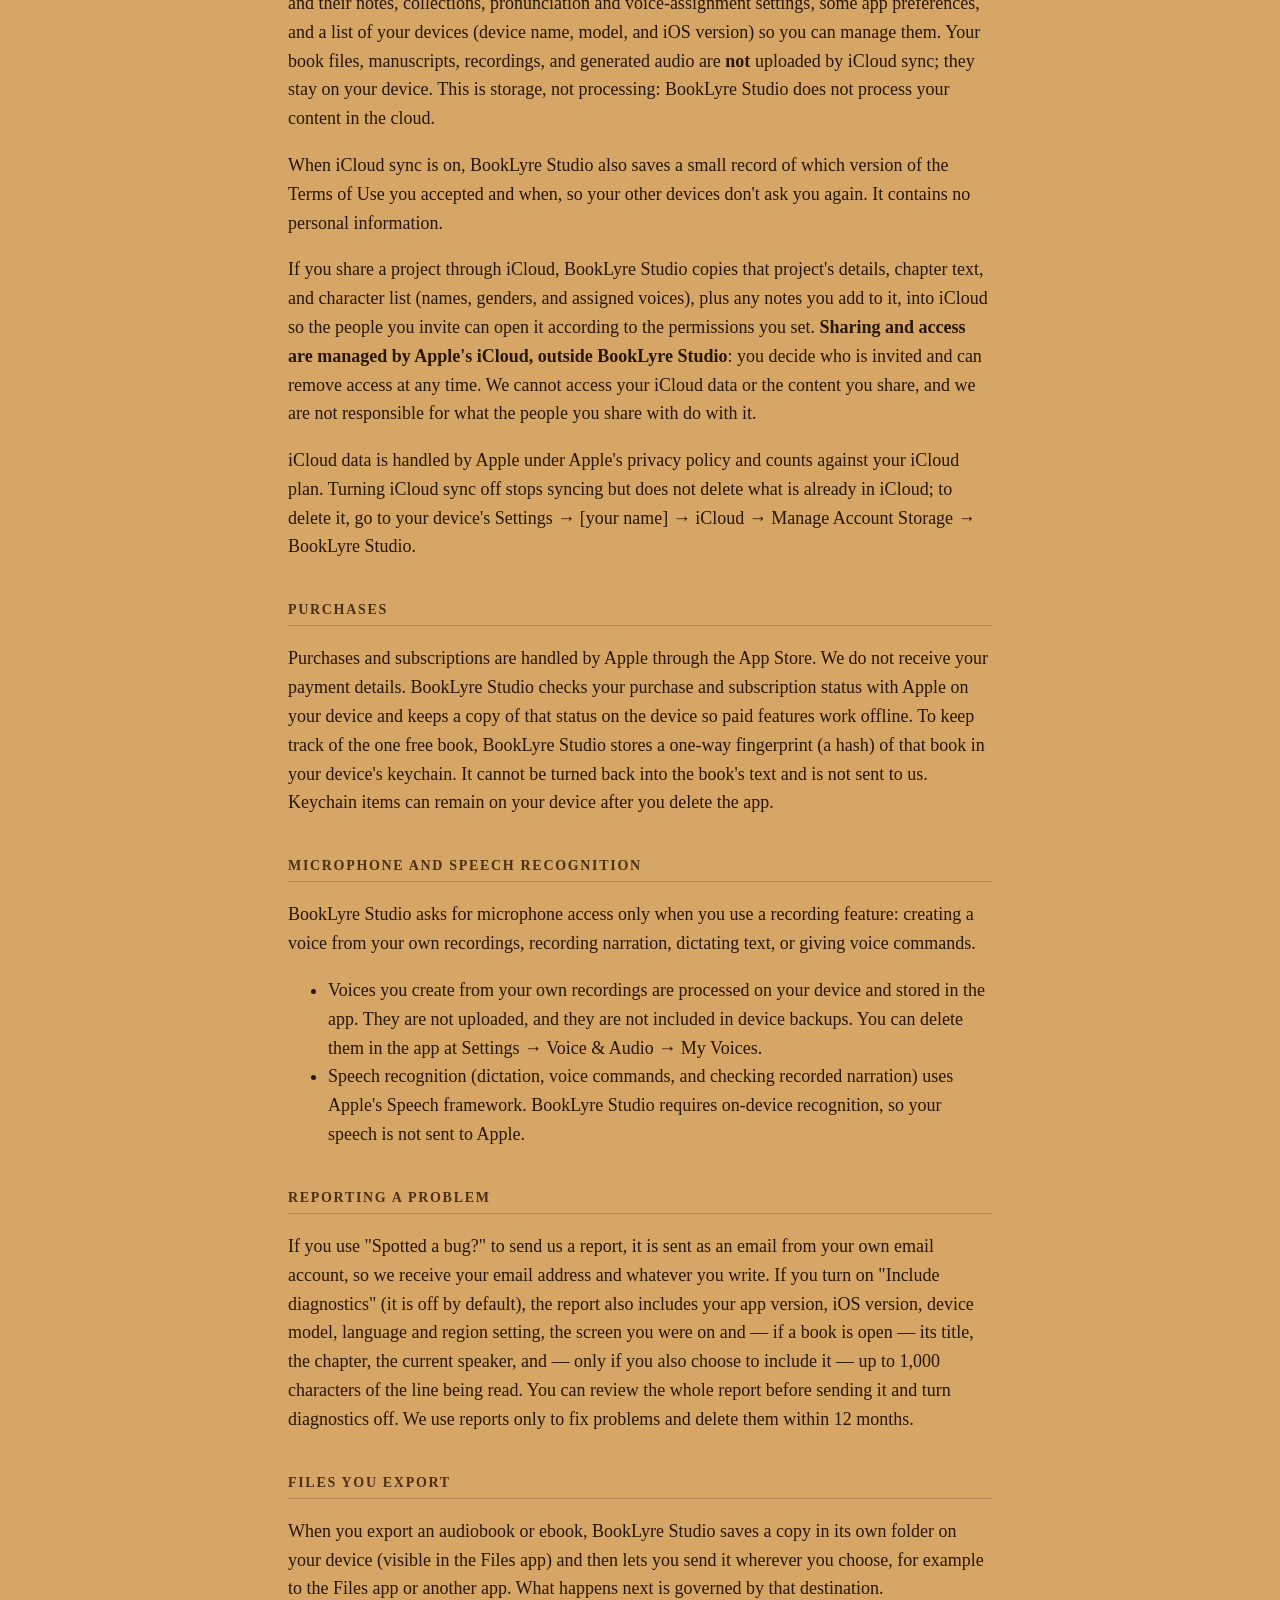
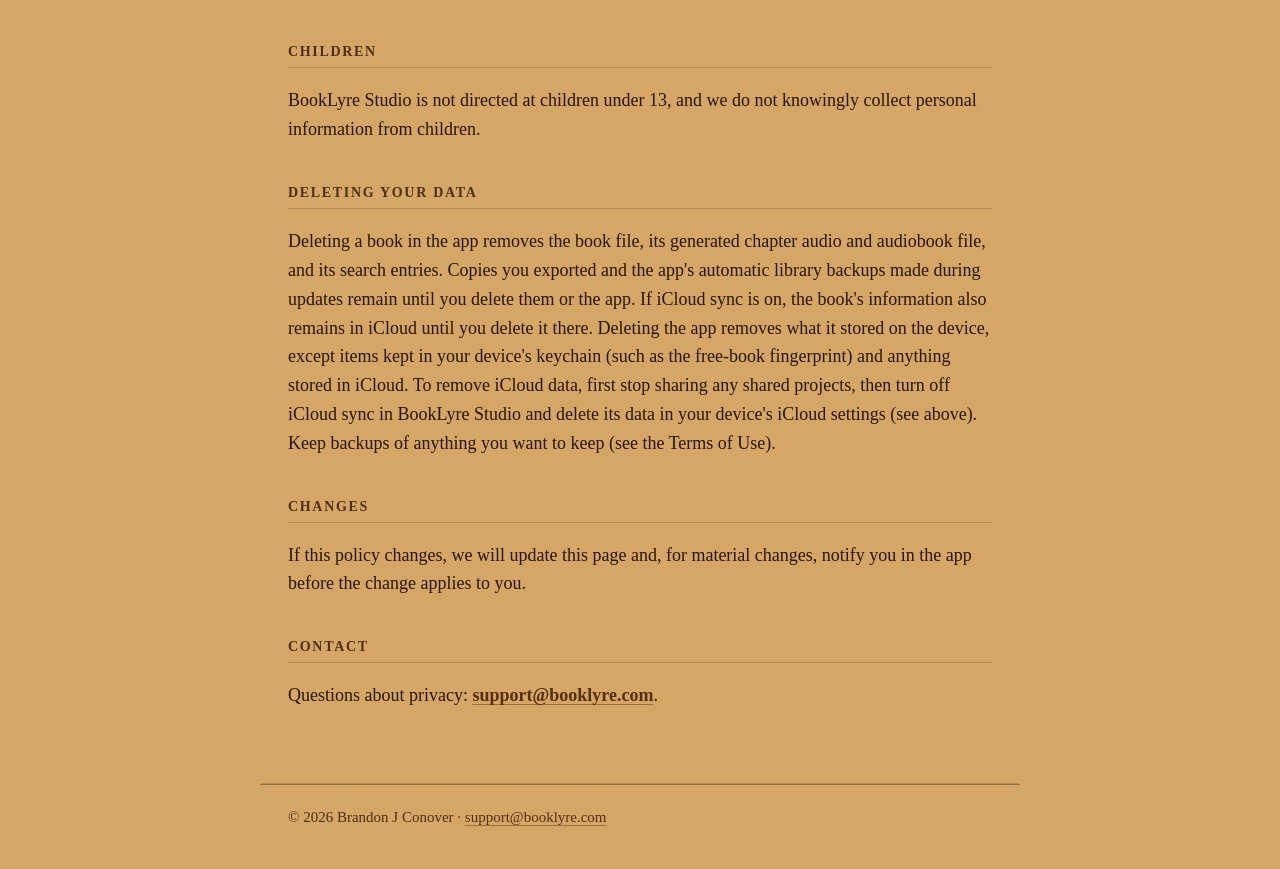
<file: privacy/booklyre-studio/index.html>
<!doctype html>
<html lang="en">
<head>
<meta charset="utf-8">
<meta name="viewport" content="width=device-width, initial-scale=1">
<title>BookLyre Studio Privacy Policy</title>
<meta name="description" content="BookLyre Studio Privacy Policy">
<link rel="stylesheet" href="../../style.css">
</head>
<body>
<header class="site"><a class="brand" href="../../">BookLyre</a>
<nav><a href="../../guides/">Guides</a><a href="../../support/">Support</a><a href="../../privacy/booklyre/">Privacy</a><a href="../../terms/booklyre/">Terms</a></nav></header>
<main>
<p class="switch">This page covers BookLyre Studio. See also: <a href="../booklyre/">BookLyre</a>.</p><h1>BookLyre Studio — Privacy Policy</h1>
<p><em>Version 3 · Effective October 24, 2026</em></p>
<p>BookLyre Studio is built to keep your work on your device. This policy explains what the app does with your information.</p>
<h2>What stays on your device</h2>
<p>BookLyre Studio does not use cloud-based processing. The books and manuscripts you import, the characters and dialogue the app detects, your voice choices, any voices you create from your own recordings, any narration you record, and the audio the app generates are processed and stored <strong>on your device</strong>. We do not run servers that receive this content, and we do not have access to it. (A self-hosted server option is planned. If it becomes available, your content would go only to a server you host and control, and we will update this policy first.)</p>
<p>Some features use Apple Intelligence on supported devices — for example character analysis and reviewing dialogue assignments. These use Apple's on-device model; BookLyre Studio does not send this content to Apple or to us for them.</p>
<p>Files in BookLyre Studio's documents folder — including imported books, generated audio, and exported files — are visible in the Files app and are included in your device backups (such as iCloud Backup) according to your iOS settings. Book, chapter, and bookmark titles can appear in Spotlight search on your device, and the title and cover of what you are listening to appear in the system's Now Playing controls, including on the Lock Screen and connected devices such as cars and speakers. You can turn off Spotlight results for BookLyre Studio in iOS Settings.</p>
<h2>What we collect</h2>
<p><strong>We do not collect personal information through the app.</strong> BookLyre Studio has no user accounts, does not use advertising or advertising identifiers, does not include third-party analytics, tracking, or crash-reporting tools, and does not sell or share personal data.</p>
<p>If you have chosen in iOS Settings to share analytics with app developers, Apple may provide us with crash reports and aggregated usage statistics under Apple's privacy policy.</p>
<h2>When the app uses the internet</h2>
<p>BookLyre Studio connects to the internet only when you use a feature that needs it:</p>
<ul>
<li><strong>No model downloads.</strong> BookLyre Studio's voice model and voices are included with the app. It never downloads models, so narration works offline.</li>
<li><strong>iCloud</strong>, if you turn on iCloud sync or share a project (see below).</li>
<li><strong>Speech recognition</strong>, described under "Microphone and speech recognition".</li>
<li><strong>Links</strong> you tap, for example to a store's help page, open in your browser.</li>
</ul>
<h2>Optional iCloud sync and sharing</h2>
<p>iCloud sync is <strong>off until you turn it on</strong> in Settings → Collaboration → iCloud Sync. If you turn it on, BookLyre Studio stores in <strong>your own iCloud account</strong>: your library information (such as titles, authors, descriptions, series, publisher, and ISBN details), reading progress, bookmarks and their notes, collections, pronunciation and voice-assignment settings, some app preferences, and a list of your devices (device name, model, and iOS version) so you can manage them. Your book files, manuscripts, recordings, and generated audio are <strong>not</strong> uploaded by iCloud sync; they stay on your device. This is storage, not processing: BookLyre Studio does not process your content in the cloud.</p>
<p>When iCloud sync is on, BookLyre Studio also saves a small record of which version of the Terms of Use you accepted and when, so your other devices don't ask you again. It contains no personal information.</p>
<p>If you share a project through iCloud, BookLyre Studio copies that project's details, chapter text, and character list (names, genders, and assigned voices), plus any notes you add to it, into iCloud so the people you invite can open it according to the permissions you set. <strong>Sharing and access are managed by Apple's iCloud, outside BookLyre Studio</strong>: you decide who is invited and can remove access at any time. We cannot access your iCloud data or the content you share, and we are not responsible for what the people you share with do with it.</p>
<p>iCloud data is handled by Apple under Apple's privacy policy and counts against your iCloud plan. Turning iCloud sync off stops syncing but does not delete what is already in iCloud; to delete it, go to your device's Settings → [your name] → iCloud → Manage Account Storage → BookLyre Studio.</p>
<h2>Purchases</h2>
<p>Purchases and subscriptions are handled by Apple through the App Store. We do not receive your payment details. BookLyre Studio checks your purchase and subscription status with Apple on your device and keeps a copy of that status on the device so paid features work offline. To keep track of the one free book, BookLyre Studio stores a one-way fingerprint (a hash) of that book in your device's keychain. It cannot be turned back into the book's text and is not sent to us. Keychain items can remain on your device after you delete the app.</p>
<h2>Microphone and speech recognition</h2>
<p>BookLyre Studio asks for microphone access only when you use a recording feature: creating a voice from your own recordings, recording narration, dictating text, or giving voice commands.</p>
<ul>
<li>Voices you create from your own recordings are processed on your device and stored in the app. They are not uploaded, and they are not included in device backups. You can delete them in the app at Settings → Voice &amp; Audio → My Voices.</li>
<li>Speech recognition (dictation, voice commands, and checking recorded narration) uses Apple's Speech framework. BookLyre Studio requires on-device recognition, so your speech is not sent to Apple.</li>
</ul>
<h2>Reporting a problem</h2>
<p>If you use "Spotted a bug?" to send us a report, it is sent as an email from your own email account, so we receive your email address and whatever you write. If you turn on "Include diagnostics" (it is off by default), the report also includes your app version, iOS version, device model, language and region setting, the screen you were on and — if a book is open — its title, the chapter, the current speaker, and — only if you also choose to include it — up to 1,000 characters of the line being read. You can review the whole report before sending it and turn diagnostics off. We use reports only to fix problems and delete them within 12 months.</p>
<h2>Files you export</h2>
<p>When you export an audiobook or ebook, BookLyre Studio saves a copy in its own folder on your device (visible in the Files app) and then lets you send it wherever you choose, for example to the Files app or another app. What happens next is governed by that destination.</p>
<h2>Children</h2>
<p>BookLyre Studio is not directed at children under 13, and we do not knowingly collect personal information from children.</p>
<h2>Deleting your data</h2>
<p>Deleting a book in the app removes the book file, its generated chapter audio and audiobook file, and its search entries. Copies you exported and the app's automatic library backups made during updates remain until you delete them or the app. If iCloud sync is on, the book's information also remains in iCloud until you delete it there. Deleting the app removes what it stored on the device, except items kept in your device's keychain (such as the free-book fingerprint) and anything stored in iCloud. To remove iCloud data, first stop sharing any shared projects, then turn off iCloud sync in BookLyre Studio and delete its data in your device's iCloud settings (see above). Keep backups of anything you want to keep (see the Terms of Use).</p>
<h2>Changes</h2>
<p>If this policy changes, we will update this page and, for material changes, notify you in the app before the change applies to you.</p>
<h2>Contact</h2>
<p>Questions about privacy: <strong><a href="mailto:support@booklyre.com">support@booklyre.com</a></strong>.</p>
</main>
<footer class="site">&copy; 2026 Brandon J Conover &middot; <a href="mailto:support@booklyre.com">support@booklyre.com</a></footer>
</body>
</html>
</file>
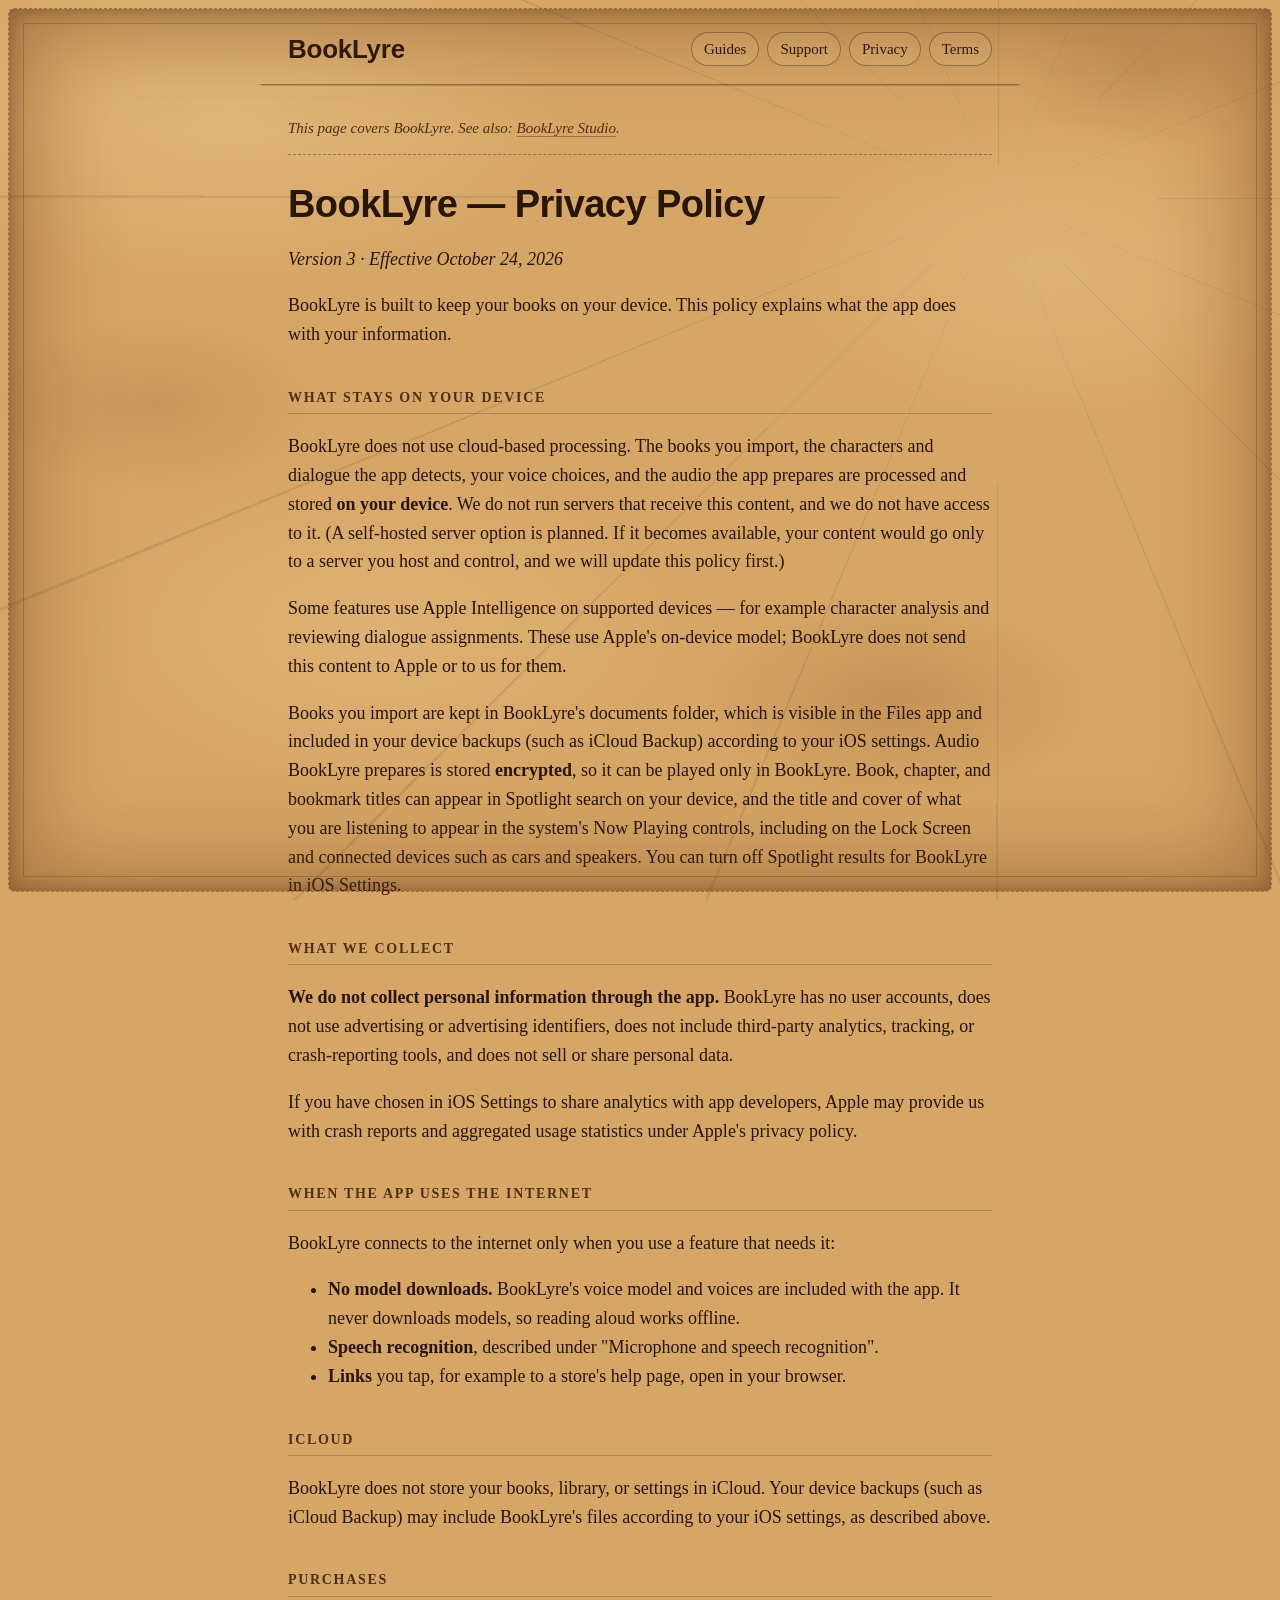
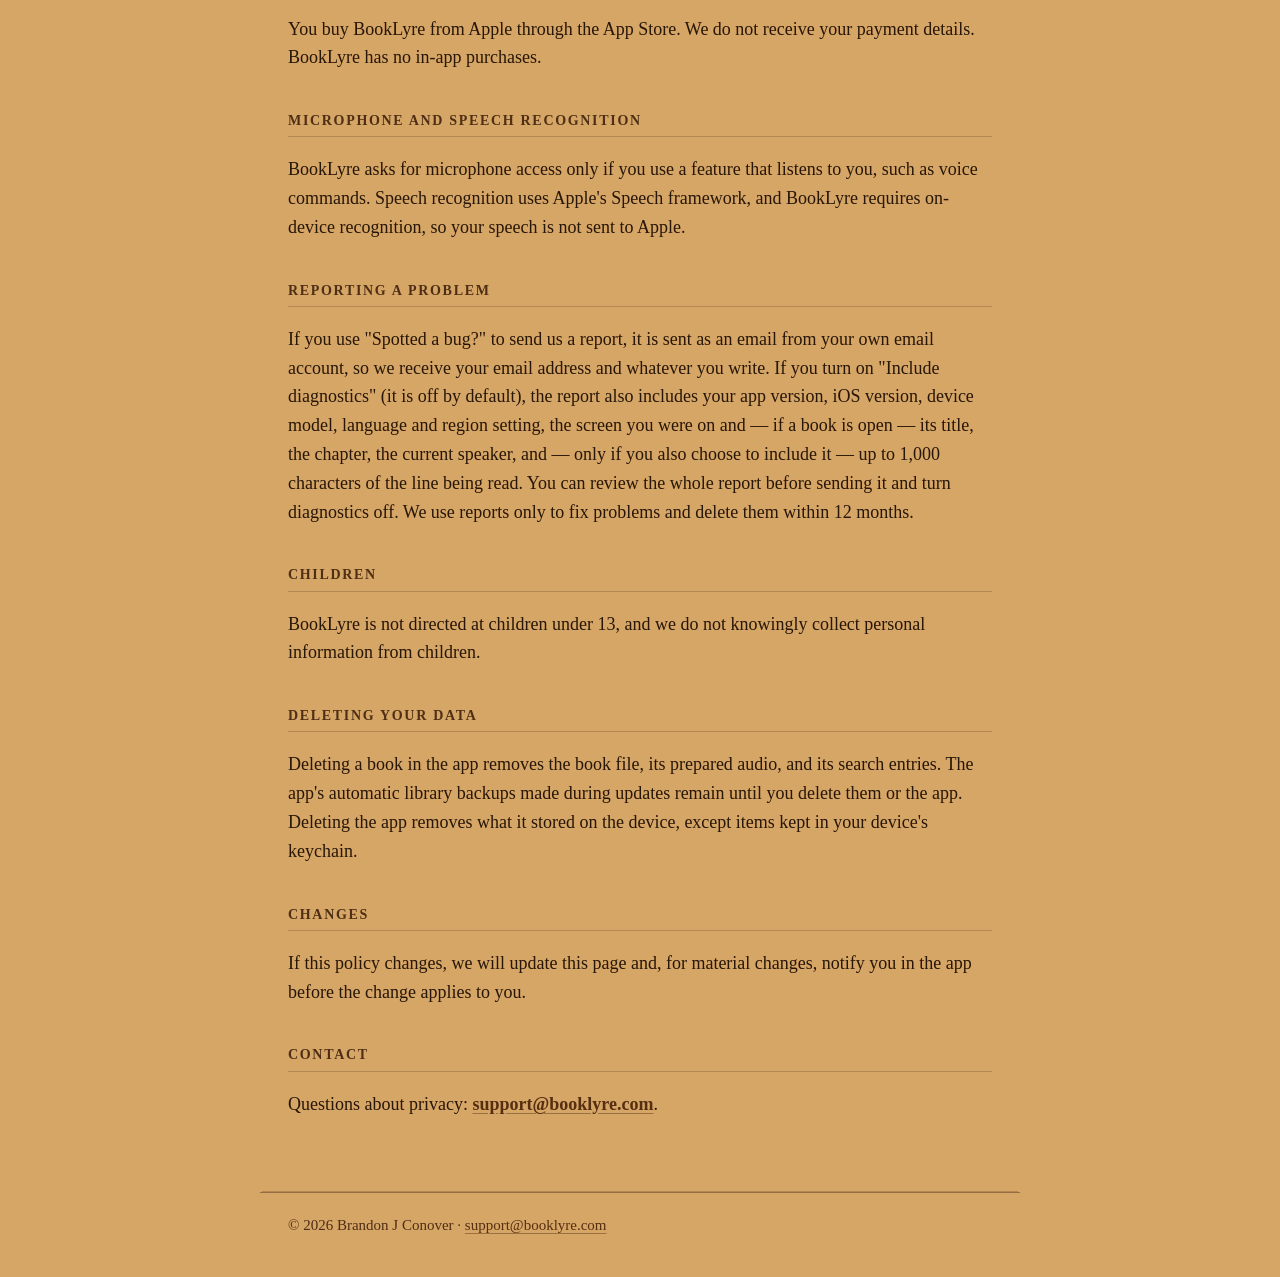
<file: privacy/booklyre/index.html>
<!doctype html>
<html lang="en">
<head>
<meta charset="utf-8">
<meta name="viewport" content="width=device-width, initial-scale=1">
<title>BookLyre Privacy Policy</title>
<meta name="description" content="BookLyre Privacy Policy">
<link rel="stylesheet" href="../../style.css">
</head>
<body>
<header class="site"><a class="brand" href="../../">BookLyre</a>
<nav><a href="../../guides/">Guides</a><a href="../../support/">Support</a><a href="../../privacy/booklyre/">Privacy</a><a href="../../terms/booklyre/">Terms</a></nav></header>
<main>
<p class="switch">This page covers BookLyre. See also: <a href="../booklyre-studio/">BookLyre Studio</a>.</p><h1>BookLyre — Privacy Policy</h1>
<p><em>Version 3 · Effective October 24, 2026</em></p>
<p>BookLyre is built to keep your books on your device. This policy explains what the app does with your information.</p>
<h2>What stays on your device</h2>
<p>BookLyre does not use cloud-based processing. The books you import, the characters and dialogue the app detects, your voice choices, and the audio the app prepares are processed and stored <strong>on your device</strong>. We do not run servers that receive this content, and we do not have access to it. (A self-hosted server option is planned. If it becomes available, your content would go only to a server you host and control, and we will update this policy first.)</p>
<p>Some features use Apple Intelligence on supported devices — for example character analysis and reviewing dialogue assignments. These use Apple's on-device model; BookLyre does not send this content to Apple or to us for them.</p>
<p>Books you import are kept in BookLyre's documents folder, which is visible in the Files app and included in your device backups (such as iCloud Backup) according to your iOS settings. Audio BookLyre prepares is stored <strong>encrypted</strong>, so it can be played only in BookLyre. Book, chapter, and bookmark titles can appear in Spotlight search on your device, and the title and cover of what you are listening to appear in the system's Now Playing controls, including on the Lock Screen and connected devices such as cars and speakers. You can turn off Spotlight results for BookLyre in iOS Settings.</p>
<h2>What we collect</h2>
<p><strong>We do not collect personal information through the app.</strong> BookLyre has no user accounts, does not use advertising or advertising identifiers, does not include third-party analytics, tracking, or crash-reporting tools, and does not sell or share personal data.</p>
<p>If you have chosen in iOS Settings to share analytics with app developers, Apple may provide us with crash reports and aggregated usage statistics under Apple's privacy policy.</p>
<h2>When the app uses the internet</h2>
<p>BookLyre connects to the internet only when you use a feature that needs it:</p>
<ul>
<li><strong>No model downloads.</strong> BookLyre's voice model and voices are included with the app. It never downloads models, so reading aloud works offline.</li>
<li><strong>Speech recognition</strong>, described under "Microphone and speech recognition".</li>
<li><strong>Links</strong> you tap, for example to a store's help page, open in your browser.</li>
</ul>
<h2>iCloud</h2>
<p>BookLyre does not store your books, library, or settings in iCloud. Your device backups (such as iCloud Backup) may include BookLyre's files according to your iOS settings, as described above.</p>
<h2>Purchases</h2>
<p>You buy BookLyre from Apple through the App Store. We do not receive your payment details. BookLyre has no in-app purchases.</p>
<h2>Microphone and speech recognition</h2>
<p>BookLyre asks for microphone access only if you use a feature that listens to you, such as voice commands. Speech recognition uses Apple's Speech framework, and BookLyre requires on-device recognition, so your speech is not sent to Apple.</p>
<h2>Reporting a problem</h2>
<p>If you use "Spotted a bug?" to send us a report, it is sent as an email from your own email account, so we receive your email address and whatever you write. If you turn on "Include diagnostics" (it is off by default), the report also includes your app version, iOS version, device model, language and region setting, the screen you were on and — if a book is open — its title, the chapter, the current speaker, and — only if you also choose to include it — up to 1,000 characters of the line being read. You can review the whole report before sending it and turn diagnostics off. We use reports only to fix problems and delete them within 12 months.</p>
<h2>Children</h2>
<p>BookLyre is not directed at children under 13, and we do not knowingly collect personal information from children.</p>
<h2>Deleting your data</h2>
<p>Deleting a book in the app removes the book file, its prepared audio, and its search entries. The app's automatic library backups made during updates remain until you delete them or the app. Deleting the app removes what it stored on the device, except items kept in your device's keychain.</p>
<h2>Changes</h2>
<p>If this policy changes, we will update this page and, for material changes, notify you in the app before the change applies to you.</p>
<h2>Contact</h2>
<p>Questions about privacy: <strong><a href="mailto:support@booklyre.com">support@booklyre.com</a></strong>.</p>
</main>
<footer class="site">&copy; 2026 Brandon J Conover &middot; <a href="mailto:support@booklyre.com">support@booklyre.com</a></footer>
</body>
</html>
</file>
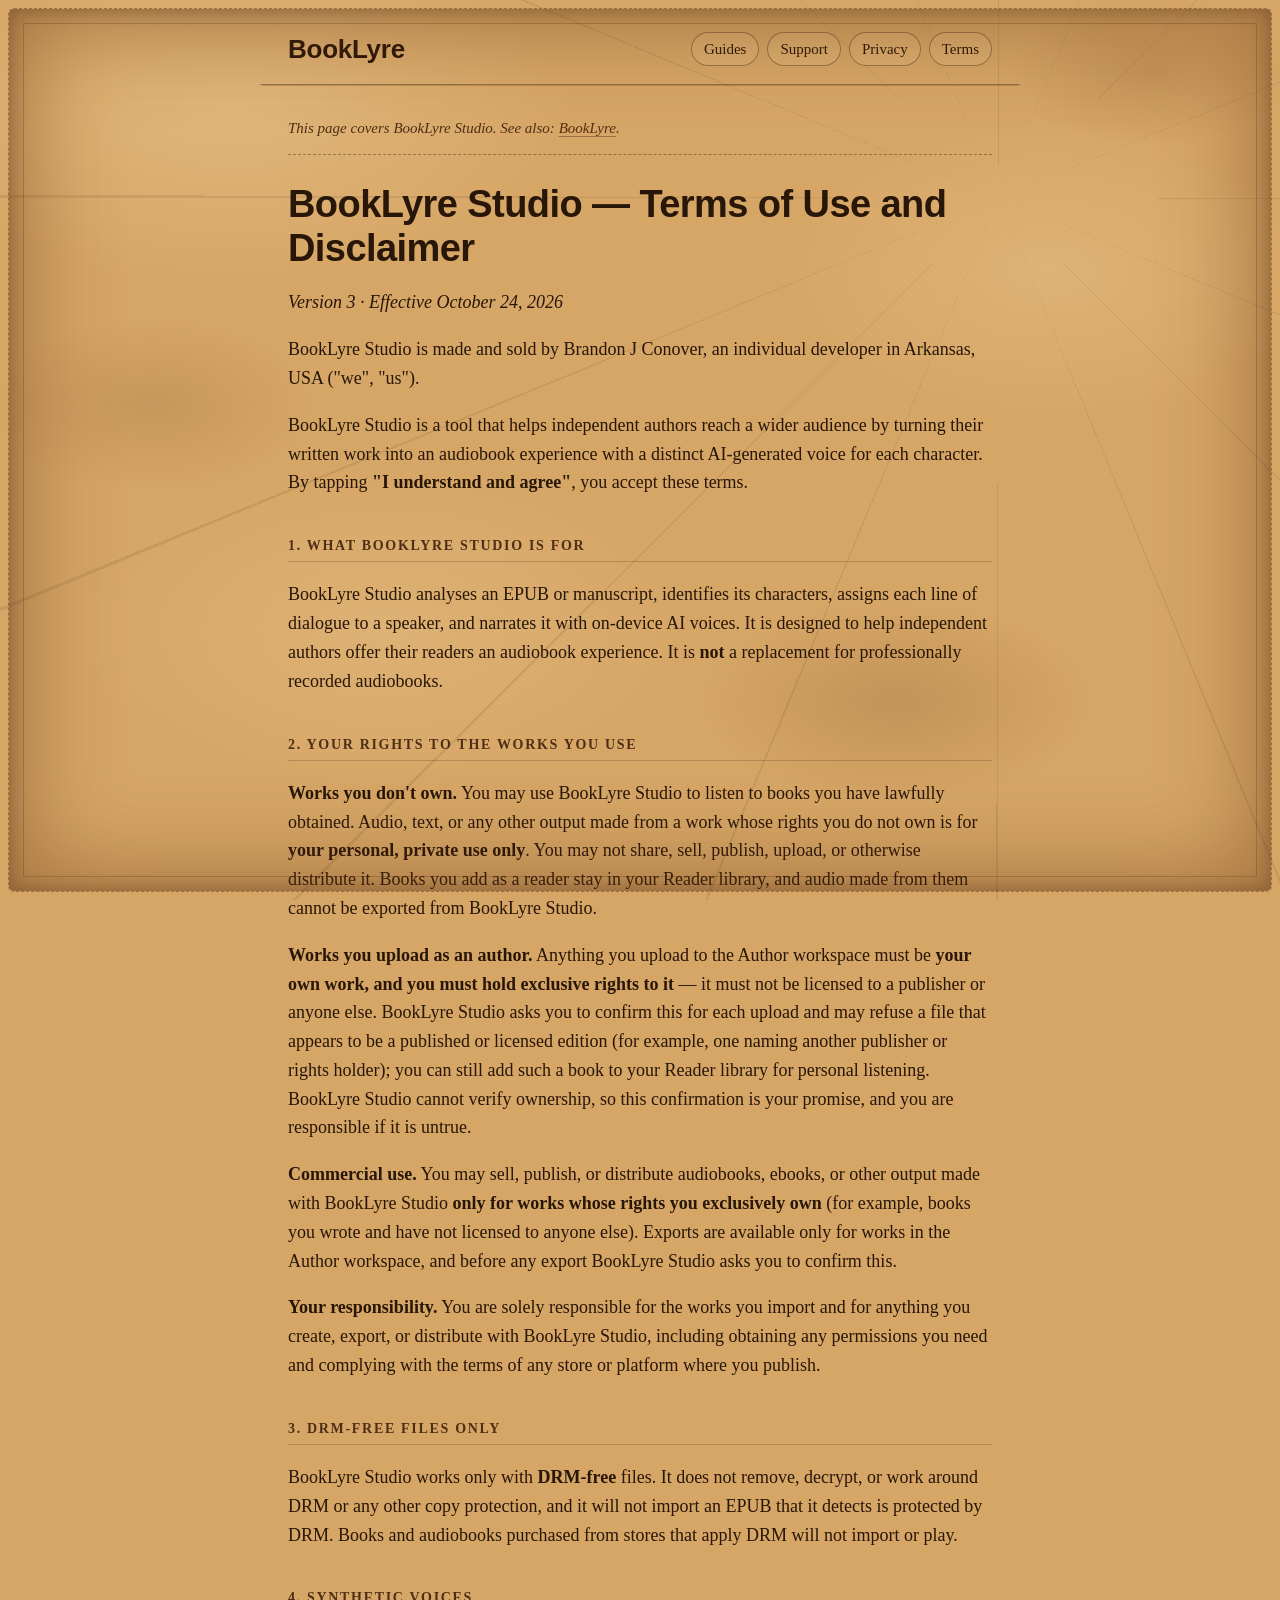
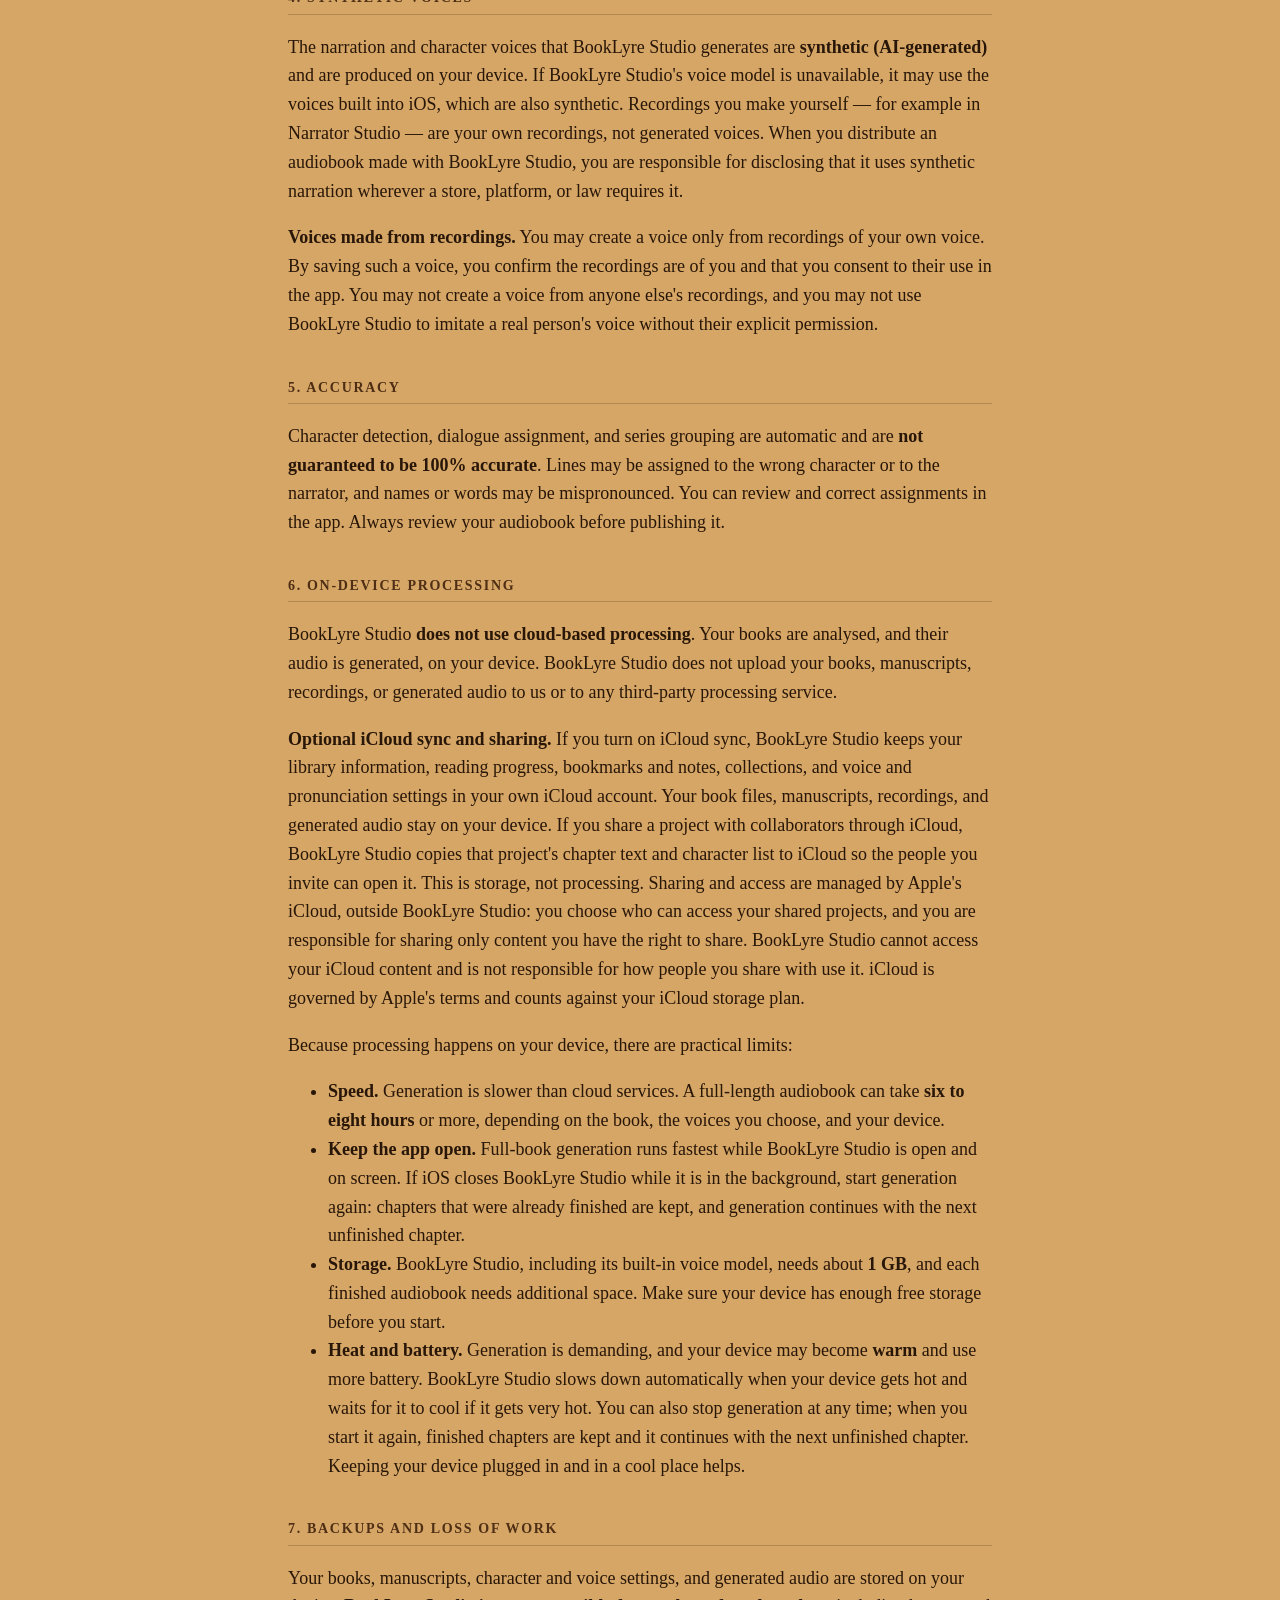
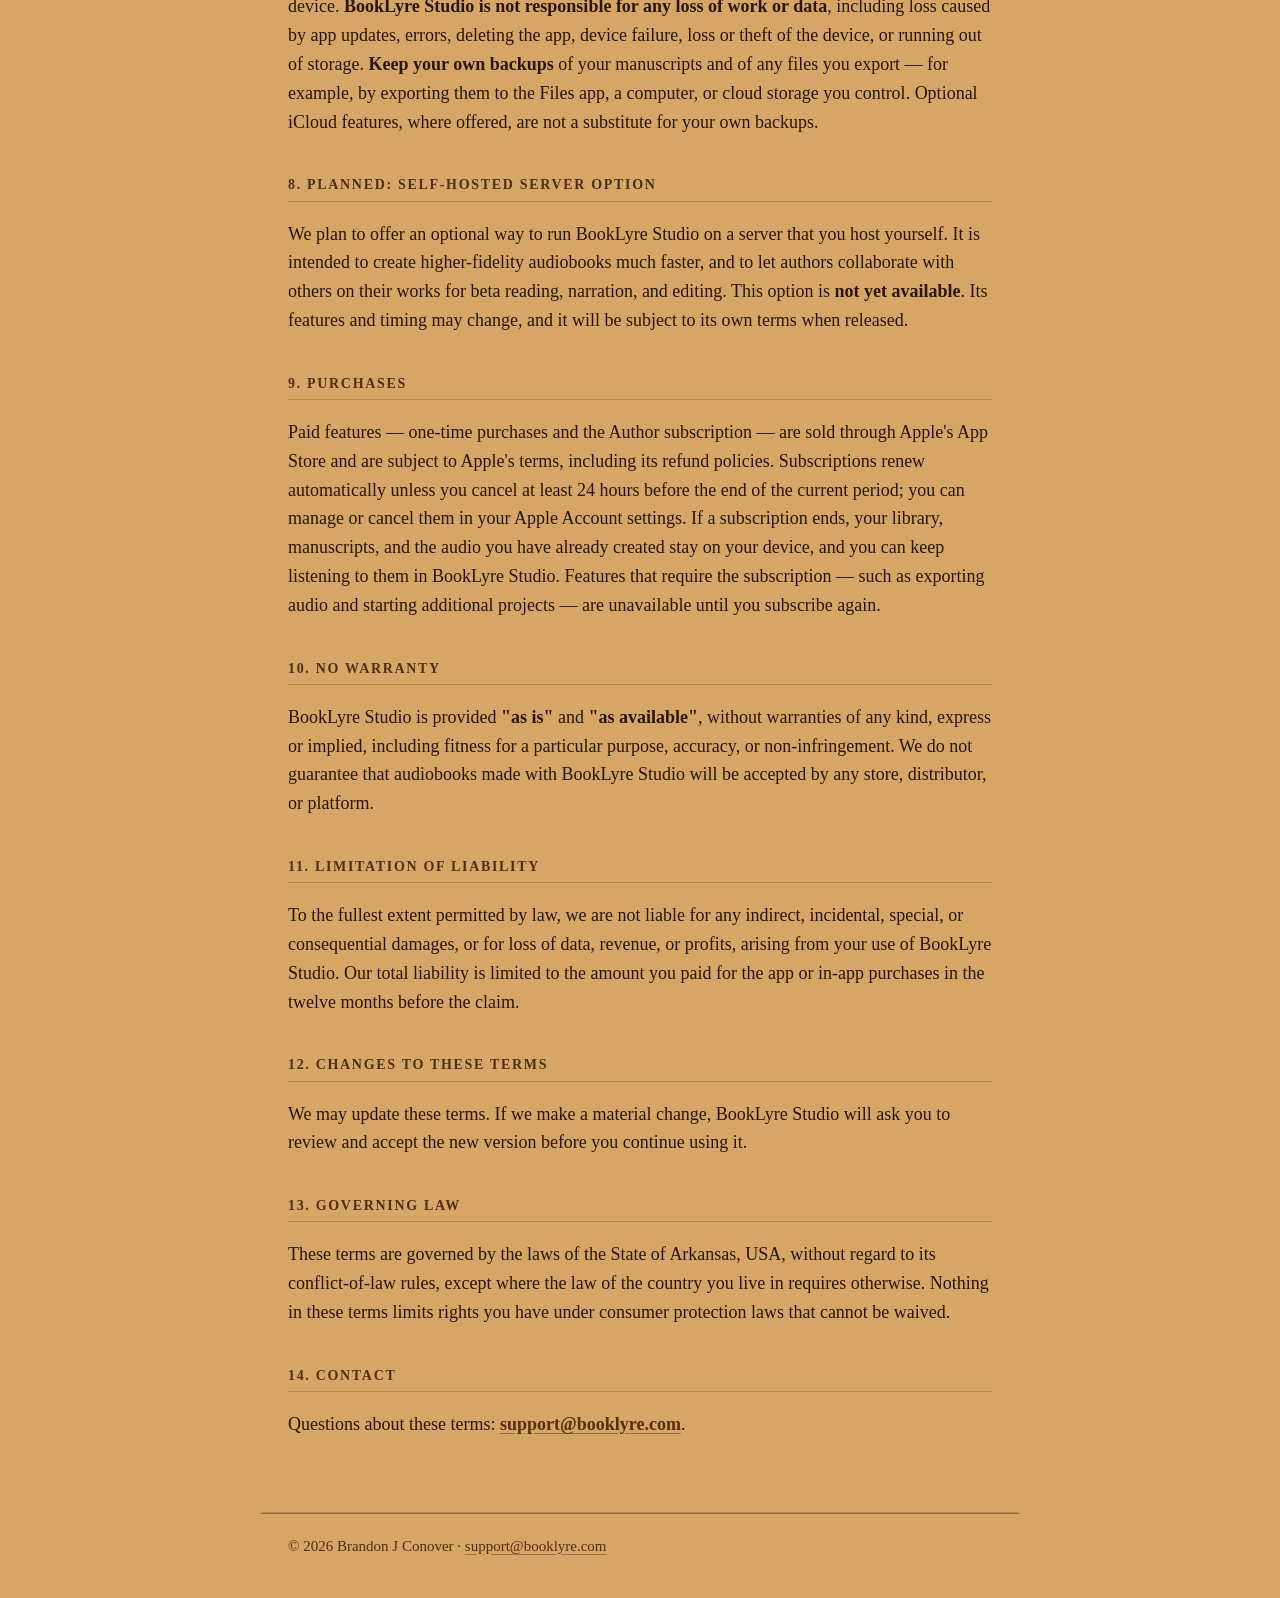
<file: terms/booklyre-studio/index.html>
<!doctype html>
<html lang="en">
<head>
<meta charset="utf-8">
<meta name="viewport" content="width=device-width, initial-scale=1">
<title>BookLyre Studio Terms of Use</title>
<meta name="description" content="BookLyre Studio Terms of Use">
<link rel="stylesheet" href="../../style.css">
</head>
<body>
<header class="site"><a class="brand" href="../../">BookLyre</a>
<nav><a href="../../guides/">Guides</a><a href="../../support/">Support</a><a href="../../privacy/booklyre/">Privacy</a><a href="../../terms/booklyre/">Terms</a></nav></header>
<main>
<p class="switch">This page covers BookLyre Studio. See also: <a href="../booklyre/">BookLyre</a>.</p><h1>BookLyre Studio — Terms of Use and Disclaimer</h1>
<p><em>Version 3 · Effective October 24, 2026</em></p>
<p>BookLyre Studio is made and sold by Brandon J Conover, an individual developer in Arkansas, USA ("we", "us").</p>
<p>BookLyre Studio is a tool that helps independent authors reach a wider audience by turning their written work into an audiobook experience with a distinct AI-generated voice for each character. By tapping <strong>"I understand and agree"</strong>, you accept these terms.</p>
<h2>1. What BookLyre Studio is for</h2>
<p>BookLyre Studio analyses an EPUB or manuscript, identifies its characters, assigns each line of dialogue to a speaker, and narrates it with on-device AI voices. It is designed to help independent authors offer their readers an audiobook experience. It is <strong>not</strong> a replacement for professionally recorded audiobooks.</p>
<h2>2. Your rights to the works you use</h2>
<p><strong>Works you don't own.</strong> You may use BookLyre Studio to listen to books you have lawfully obtained. Audio, text, or any other output made from a work whose rights you do not own is for <strong>your personal, private use only</strong>. You may not share, sell, publish, upload, or otherwise distribute it. Books you add as a reader stay in your Reader library, and audio made from them cannot be exported from BookLyre Studio.</p>
<p><strong>Works you upload as an author.</strong> Anything you upload to the Author workspace must be <strong>your own work, and you must hold exclusive rights to it</strong> — it must not be licensed to a publisher or anyone else. BookLyre Studio asks you to confirm this for each upload and may refuse a file that appears to be a published or licensed edition (for example, one naming another publisher or rights holder); you can still add such a book to your Reader library for personal listening. BookLyre Studio cannot verify ownership, so this confirmation is your promise, and you are responsible if it is untrue.</p>
<p><strong>Commercial use.</strong> You may sell, publish, or distribute audiobooks, ebooks, or other output made with BookLyre Studio <strong>only for works whose rights you exclusively own</strong> (for example, books you wrote and have not licensed to anyone else). Exports are available only for works in the Author workspace, and before any export BookLyre Studio asks you to confirm this.</p>
<p><strong>Your responsibility.</strong> You are solely responsible for the works you import and for anything you create, export, or distribute with BookLyre Studio, including obtaining any permissions you need and complying with the terms of any store or platform where you publish.</p>
<h2>3. DRM-free files only</h2>
<p>BookLyre Studio works only with <strong>DRM-free</strong> files. It does not remove, decrypt, or work around DRM or any other copy protection, and it will not import an EPUB that it detects is protected by DRM. Books and audiobooks purchased from stores that apply DRM will not import or play.</p>
<h2>4. Synthetic voices</h2>
<p>The narration and character voices that BookLyre Studio generates are <strong>synthetic (AI-generated)</strong> and are produced on your device. If BookLyre Studio's voice model is unavailable, it may use the voices built into iOS, which are also synthetic. Recordings you make yourself — for example in Narrator Studio — are your own recordings, not generated voices. When you distribute an audiobook made with BookLyre Studio, you are responsible for disclosing that it uses synthetic narration wherever a store, platform, or law requires it.</p>
<p><strong>Voices made from recordings.</strong> You may create a voice only from recordings of your own voice. By saving such a voice, you confirm the recordings are of you and that you consent to their use in the app. You may not create a voice from anyone else's recordings, and you may not use BookLyre Studio to imitate a real person's voice without their explicit permission.</p>
<h2>5. Accuracy</h2>
<p>Character detection, dialogue assignment, and series grouping are automatic and are <strong>not guaranteed to be 100% accurate</strong>. Lines may be assigned to the wrong character or to the narrator, and names or words may be mispronounced. You can review and correct assignments in the app.
Always review your audiobook before publishing it.</p>
<h2>6. On-device processing</h2>
<p>BookLyre Studio <strong>does not use cloud-based processing</strong>. Your books are analysed, and their audio is generated, on your device. BookLyre Studio does not upload your books, manuscripts, recordings, or generated audio to us or to any third-party processing service.</p>
<p><strong>Optional iCloud sync and sharing.</strong> If you turn on iCloud sync, BookLyre Studio keeps your library information, reading progress, bookmarks and notes, collections, and voice and pronunciation settings in your own iCloud account. Your book files, manuscripts, recordings, and generated audio stay on your device. If you share a project with collaborators through iCloud, BookLyre Studio copies that project's chapter text and character list to iCloud so the people you invite can open it. This is storage, not processing. Sharing and access are managed by Apple's iCloud, outside BookLyre Studio: you choose who can access your shared projects, and you are responsible for sharing only content you have the right to share. BookLyre Studio cannot access your iCloud content and is not responsible for how people you share with use it. iCloud is governed by Apple's terms and counts against your iCloud storage plan.</p>
<p>Because processing happens on your device, there are practical limits:</p>
<ul>
<li><strong>Speed.</strong> Generation is slower than cloud services. A full-length audiobook can take <strong>six to eight hours</strong> or more, depending on the book, the voices you choose, and your device.</li>
<li><strong>Keep the app open.</strong> Full-book generation runs fastest while BookLyre Studio is open and on screen. If iOS closes BookLyre Studio while it is in the background, start generation again: chapters that were already finished are kept, and generation continues with the next unfinished chapter.</li>
<li><strong>Storage.</strong> BookLyre Studio, including its built-in voice model, needs about <strong>1 GB</strong>, and each finished audiobook needs additional space. Make sure your device has enough free storage before you start.</li>
<li><strong>Heat and battery.</strong> Generation is demanding, and your device may become <strong>warm</strong> and use more battery. BookLyre Studio slows down automatically when your device gets hot and waits for it to cool if it gets very hot. You can also stop generation at any time; when you start it again, finished chapters are kept and it continues with the next unfinished chapter. Keeping your device plugged in and in a cool place helps.</li>
</ul>
<h2>7. Backups and loss of work</h2>
<p>Your books, manuscripts, character and voice settings, and generated audio are stored on your device. <strong>BookLyre Studio is not responsible for any loss of work or data</strong>, including loss caused by app updates, errors, deleting the app, device failure, loss or theft of the device, or running out of storage. <strong>Keep your own backups</strong> of your manuscripts and of any files you export — for example, by exporting them to the Files app, a computer, or cloud storage you control. Optional iCloud features, where offered, are not a substitute for your own backups.</p>
<h2>8. Planned: self-hosted server option</h2>
<p>We plan to offer an optional way to run BookLyre Studio on a server that you host yourself. It is intended to create higher-fidelity audiobooks much faster, and to let authors collaborate with others on their works for beta reading, narration, and editing. This option is <strong>not yet available</strong>. Its features and timing may change, and it will be subject to its own terms when released.</p>
<h2>9. Purchases</h2>
<p>Paid features — one-time purchases and the Author subscription — are sold through Apple's App Store and are subject to Apple's terms, including its refund policies. Subscriptions renew automatically unless you cancel at least 24 hours before the end of the current period; you can manage or cancel them in your Apple Account settings. If a subscription ends, your library, manuscripts, and the audio you have already created stay on your device, and you can keep listening to them in BookLyre Studio. Features that require the subscription — such as exporting audio and starting additional projects — are unavailable until you subscribe again.</p>
<h2>10. No warranty</h2>
<p>BookLyre Studio is provided <strong>"as is"</strong> and <strong>"as available"</strong>, without warranties of any kind, express or implied, including fitness for a particular purpose, accuracy, or non-infringement. We do not guarantee that audiobooks made with BookLyre Studio will be accepted by any store, distributor, or platform.</p>
<h2>11. Limitation of liability</h2>
<p>To the fullest extent permitted by law, we are not liable for any indirect, incidental, special, or consequential damages, or for loss of data, revenue, or profits, arising from your use of BookLyre Studio. Our total liability is limited to the amount you paid for the app or in-app purchases in the twelve months before the claim.</p>
<h2>12. Changes to these terms</h2>
<p>We may update these terms. If we make a material change, BookLyre Studio will ask you to review and accept the new version before you continue using it.</p>
<h2>13. Governing law</h2>
<p>These terms are governed by the laws of the State of Arkansas, USA, without regard to its conflict-of-law rules, except where the law of the country you live in requires otherwise. Nothing in these terms limits rights you have under consumer protection laws that cannot be waived.</p>
<h2>14. Contact</h2>
<p>Questions about these terms: <strong><a href="mailto:support@booklyre.com">support@booklyre.com</a></strong>.</p>
</main>
<footer class="site">&copy; 2026 Brandon J Conover &middot; <a href="mailto:support@booklyre.com">support@booklyre.com</a></footer>
</body>
</html>
</file>
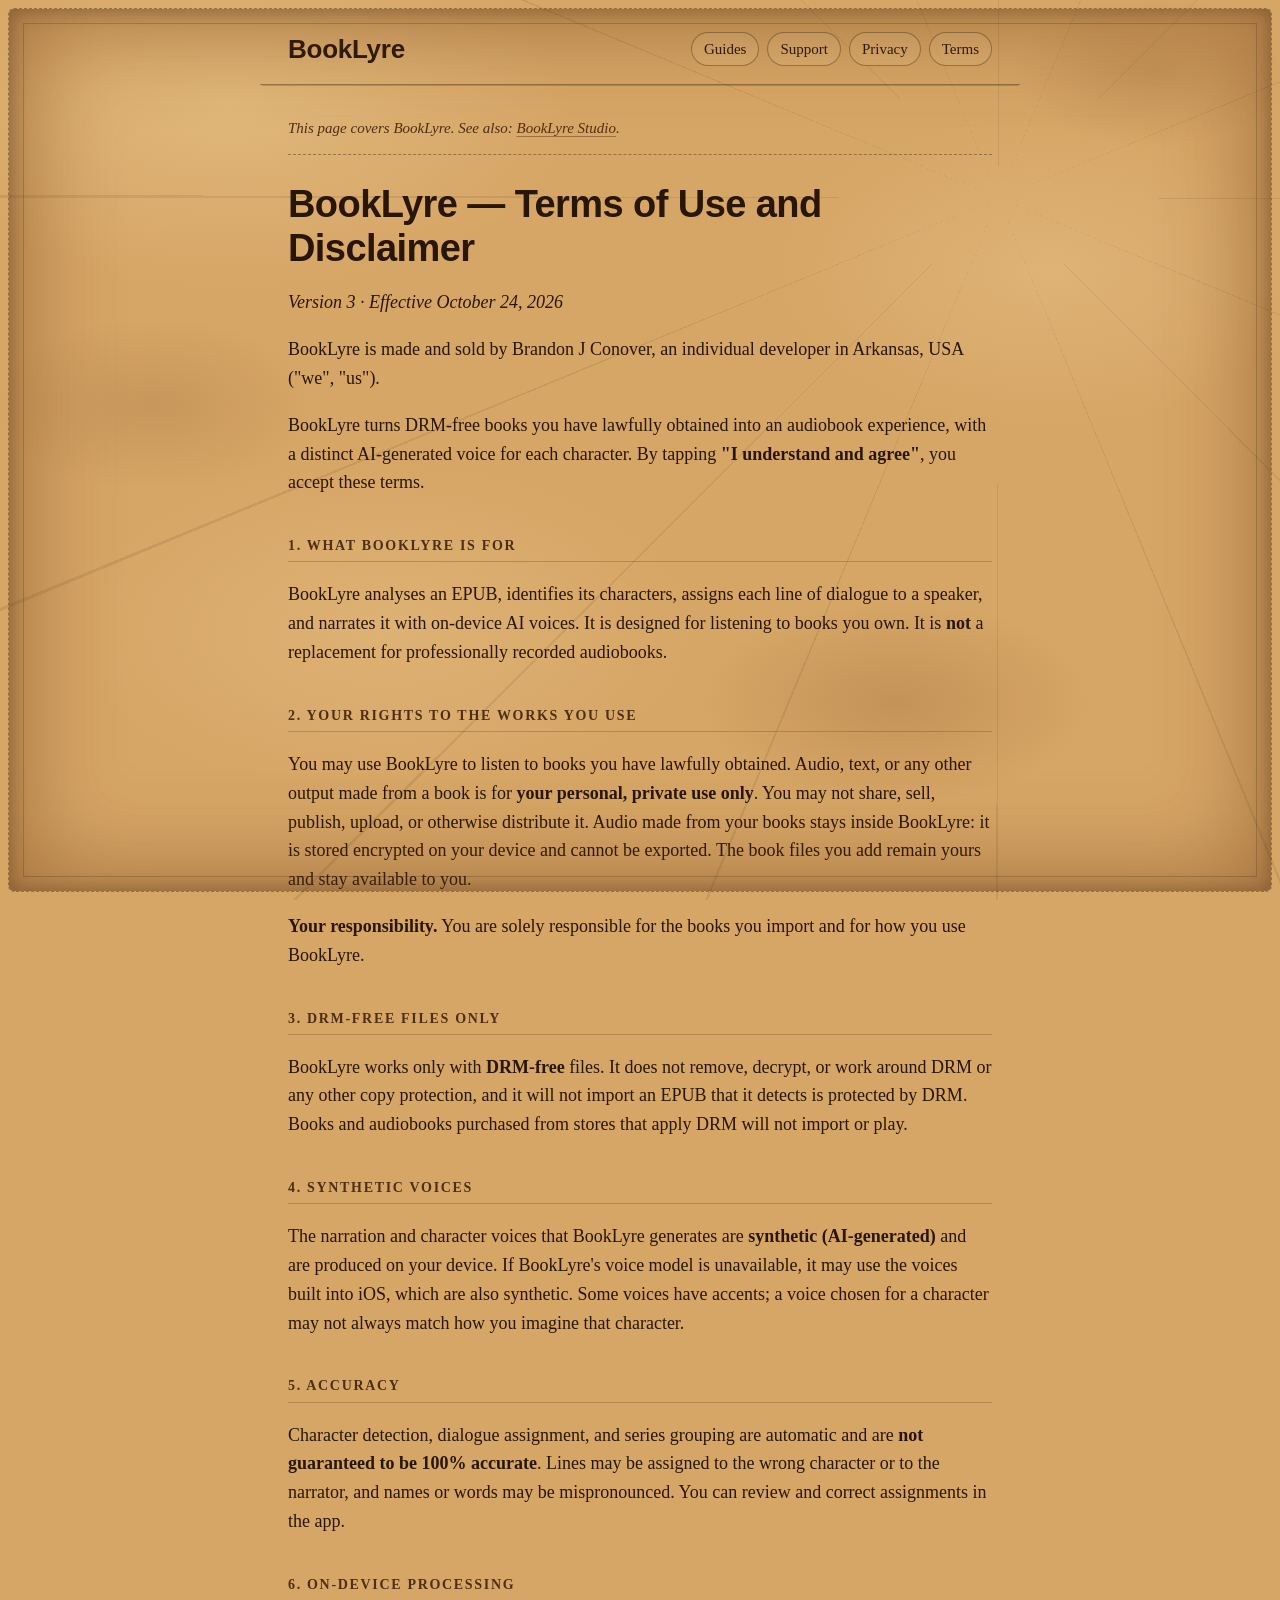
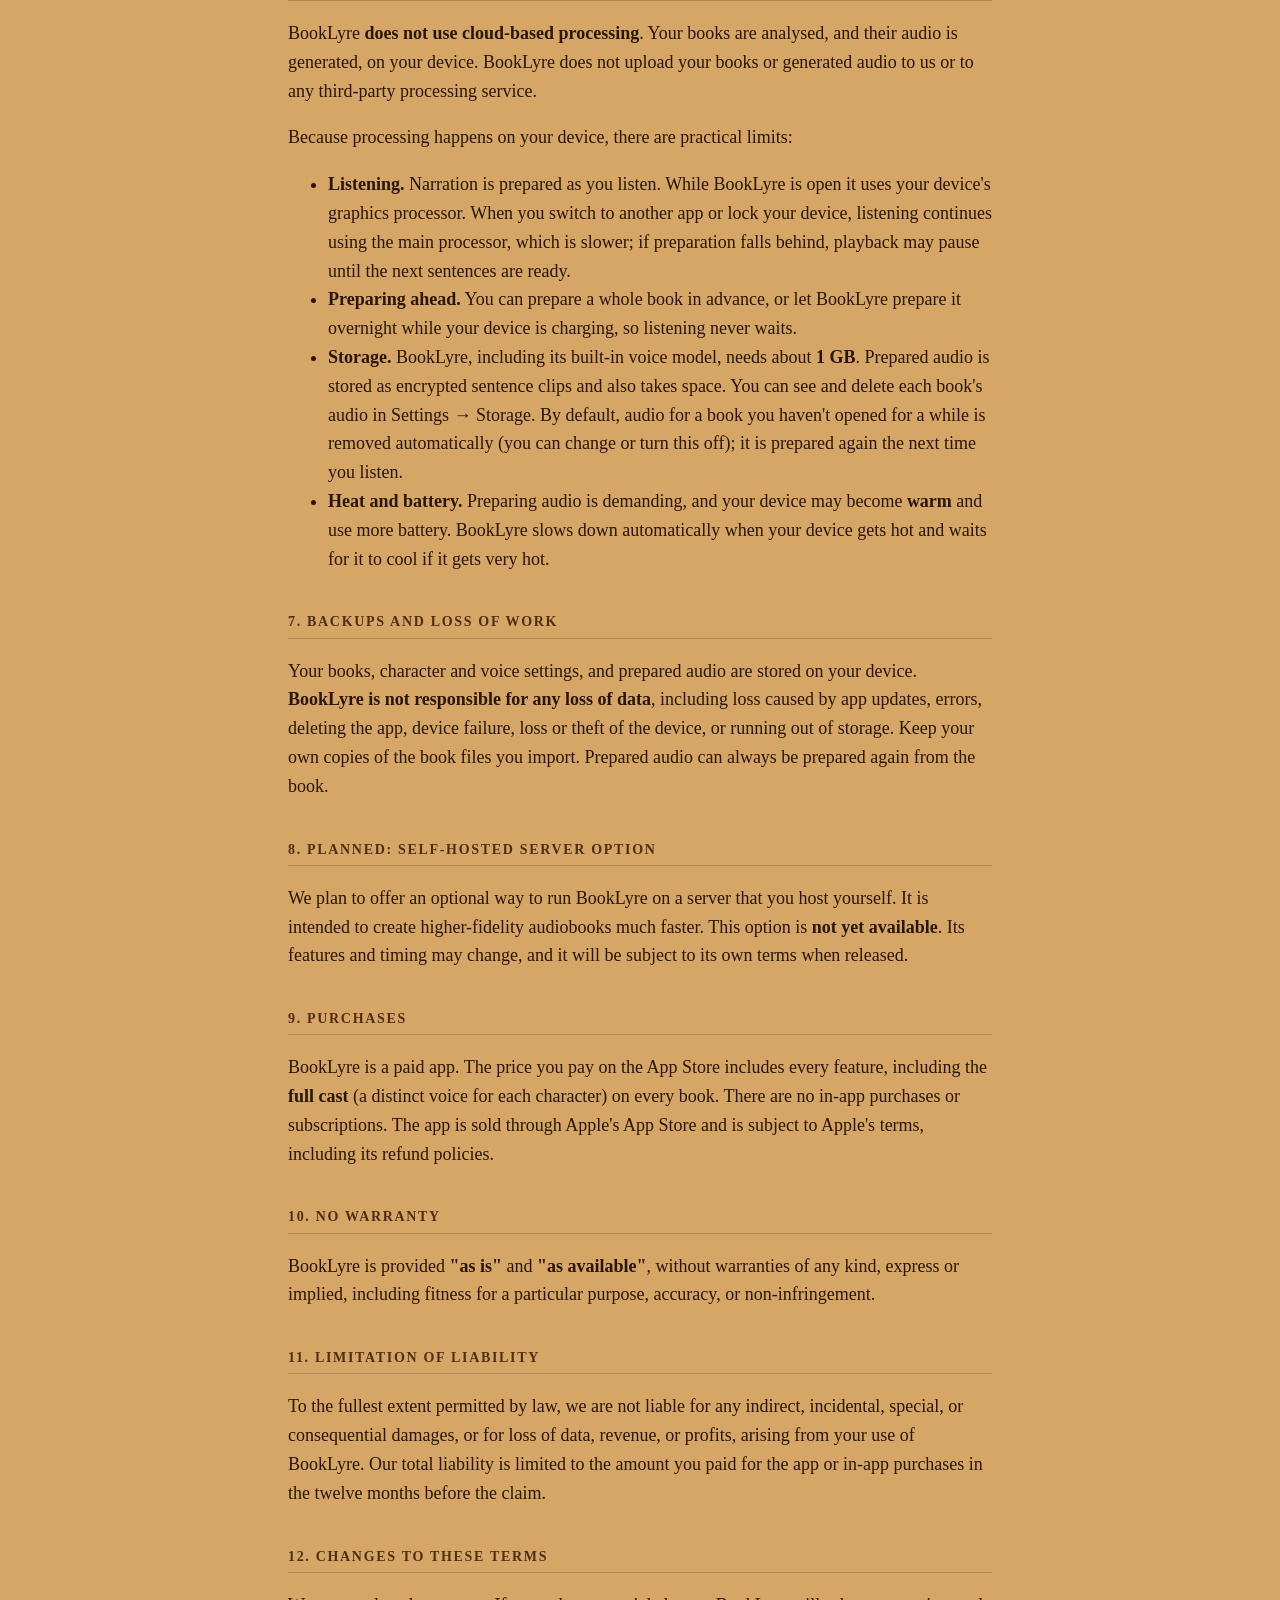
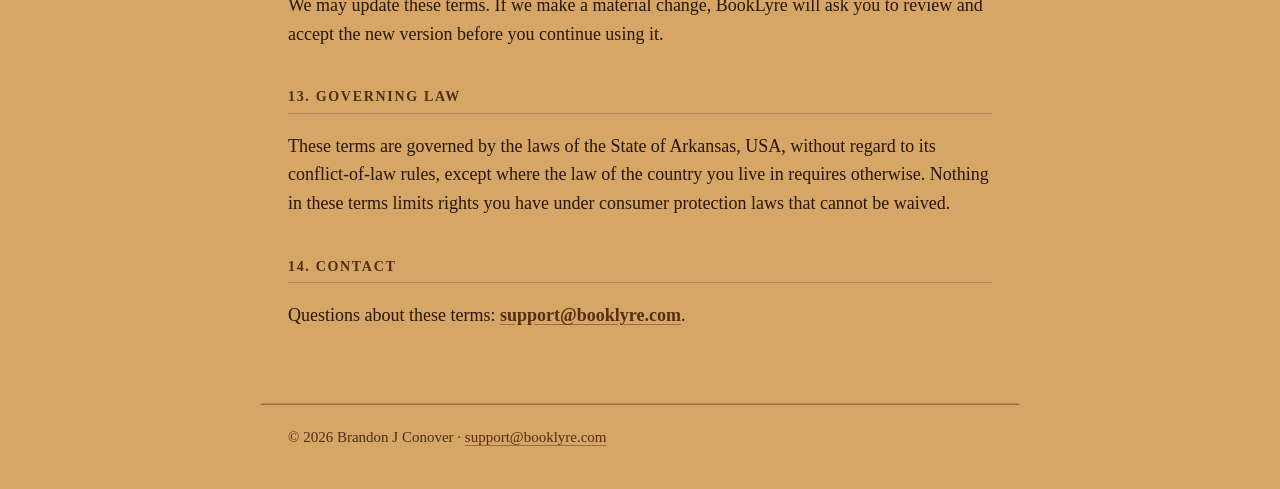
<file: terms/booklyre/index.html>
<!doctype html>
<html lang="en">
<head>
<meta charset="utf-8">
<meta name="viewport" content="width=device-width, initial-scale=1">
<title>BookLyre Terms of Use</title>
<meta name="description" content="BookLyre Terms of Use">
<link rel="stylesheet" href="../../style.css">
</head>
<body>
<header class="site"><a class="brand" href="../../">BookLyre</a>
<nav><a href="../../guides/">Guides</a><a href="../../support/">Support</a><a href="../../privacy/booklyre/">Privacy</a><a href="../../terms/booklyre/">Terms</a></nav></header>
<main>
<p class="switch">This page covers BookLyre. See also: <a href="../booklyre-studio/">BookLyre Studio</a>.</p><h1>BookLyre — Terms of Use and Disclaimer</h1>
<p><em>Version 3 · Effective October 24, 2026</em></p>
<p>BookLyre is made and sold by Brandon J Conover, an individual developer in Arkansas, USA ("we", "us").</p>
<p>BookLyre turns DRM-free books you have lawfully obtained into an audiobook experience, with a distinct AI-generated voice for each character. By tapping <strong>"I understand and agree"</strong>, you accept these terms.</p>
<h2>1. What BookLyre is for</h2>
<p>BookLyre analyses an EPUB, identifies its characters, assigns each line of dialogue to a speaker, and narrates it with on-device AI voices. It is designed for listening to books you own. It is <strong>not</strong> a replacement for professionally recorded audiobooks.</p>
<h2>2. Your rights to the works you use</h2>
<p>You may use BookLyre to listen to books you have lawfully obtained. Audio, text, or any other output made from a book is for <strong>your personal, private use only</strong>. You may not share, sell, publish, upload, or otherwise distribute it. Audio made from your books stays inside BookLyre: it is stored encrypted on your device and cannot be exported. The book files you add remain yours and stay available to you.</p>
<p><strong>Your responsibility.</strong> You are solely responsible for the books you import and for how you use BookLyre.</p>
<h2>3. DRM-free files only</h2>
<p>BookLyre works only with <strong>DRM-free</strong> files. It does not remove, decrypt, or work around DRM or any other copy protection, and it will not import an EPUB that it detects is protected by DRM. Books and audiobooks purchased from stores that apply DRM will not import or play.</p>
<h2>4. Synthetic voices</h2>
<p>The narration and character voices that BookLyre generates are <strong>synthetic (AI-generated)</strong> and are produced on your device. If BookLyre's voice model is unavailable, it may use the voices built into iOS, which are also synthetic. Some voices have accents; a voice chosen for a character may not always match how you imagine that character.</p>
<h2>5. Accuracy</h2>
<p>Character detection, dialogue assignment, and series grouping are automatic and are <strong>not guaranteed to be 100% accurate</strong>. Lines may be assigned to the wrong character or to the narrator, and names or words may be mispronounced. You can review and correct assignments in the app.</p>
<h2>6. On-device processing</h2>
<p>BookLyre <strong>does not use cloud-based processing</strong>. Your books are analysed, and their audio is generated, on your device. BookLyre does not upload your books or generated audio to us or to any third-party processing service.</p>
<p>Because processing happens on your device, there are practical limits:</p>
<ul>
<li><strong>Listening.</strong> Narration is prepared as you listen. While BookLyre is open it uses your device's graphics processor. When you switch to another app or lock your device, listening continues using the main processor, which is slower; if preparation falls behind, playback may pause until the next sentences are ready.</li>
<li><strong>Preparing ahead.</strong> You can prepare a whole book in advance, or let BookLyre prepare it overnight while your device is charging, so listening never waits.</li>
<li><strong>Storage.</strong> BookLyre, including its built-in voice model, needs about <strong>1 GB</strong>. Prepared audio is stored as encrypted sentence clips and also takes space. You can see and delete each book's audio in Settings → Storage. By default, audio for a book you haven't opened for a while is removed automatically (you can change or turn this off); it is prepared again the next time you listen.</li>
<li><strong>Heat and battery.</strong> Preparing audio is demanding, and your device may become <strong>warm</strong> and use more battery. BookLyre slows down automatically when your device gets hot and waits for it to cool if it gets very hot.</li>
</ul>
<h2>7. Backups and loss of work</h2>
<p>Your books, character and voice settings, and prepared audio are stored on your device. <strong>BookLyre is not responsible for any loss of data</strong>, including loss caused by app updates, errors, deleting the app, device failure, loss or theft of the device, or running out of storage. Keep your own copies of the book files you import. Prepared audio can always be prepared again from the book.</p>
<h2>8. Planned: self-hosted server option</h2>
<p>We plan to offer an optional way to run BookLyre on a server that you host yourself. It is intended to create higher-fidelity audiobooks much faster. This option is <strong>not yet available</strong>. Its features and timing may change, and it will be subject to its own terms when released.</p>
<h2>9. Purchases</h2>
<p>BookLyre is a paid app. The price you pay on the App Store includes every feature, including the <strong>full cast</strong> (a distinct voice for each character) on every book. There are no in-app purchases or subscriptions. The app is sold through Apple's App Store and is subject to Apple's terms, including its refund policies.</p>
<h2>10. No warranty</h2>
<p>BookLyre is provided <strong>"as is"</strong> and <strong>"as available"</strong>, without warranties of any kind, express or implied, including fitness for a particular purpose, accuracy, or non-infringement.</p>
<h2>11. Limitation of liability</h2>
<p>To the fullest extent permitted by law, we are not liable for any indirect, incidental, special, or consequential damages, or for loss of data, revenue, or profits, arising from your use of BookLyre. Our total liability is limited to the amount you paid for the app or in-app purchases in the twelve months before the claim.</p>
<h2>12. Changes to these terms</h2>
<p>We may update these terms. If we make a material change, BookLyre will ask you to review and accept the new version before you continue using it.</p>
<h2>13. Governing law</h2>
<p>These terms are governed by the laws of the State of Arkansas, USA, without regard to its conflict-of-law rules, except where the law of the country you live in requires otherwise. Nothing in these terms limits rights you have under consumer protection laws that cannot be waived.</p>
<h2>14. Contact</h2>
<p>Questions about these terms: <strong><a href="mailto:support@booklyre.com">support@booklyre.com</a></strong>.</p>
</main>
<footer class="site">&copy; 2026 Brandon J Conover &middot; <a href="mailto:support@booklyre.com">support@booklyre.com</a></footer>
</body>
</html>
</file>
<file: style.css>
/* booklyre.com: styled after the app's Parchment theme (ThemeEffects.swift
   parchmentSketch + ParchmentMap.swift): weathered orange-brown map paper,
   sepia ink, a ruled border, serif text and ruled frames instead of boxes.
   Parchment is a light-only theme in the app, so the site is light-only too. */
:root {
  --paper: #d6a666;      /* bgDark: weathered paper */
  --paper-light: #e4bc80;/* bgDarker: lighter wear */
  --stain: #ce9c5c;      /* bgCard: deeper stain */
  --scorch: #6e3a14;     /* primaryDark: scorch / coffee stain */
  --wash: #b0783c;       /* primaryLight */
  --ink: #281608;        /* textPrimary */
  --ink-faded: #4e2e14;  /* textSecondary */
  --link: #562e10;       /* primary: iron-gall ink */
  --red-ink: #761e0c;    /* accent */
  --rule: rgba(40, 22, 8, .38);
  --rule-soft: rgba(40, 22, 8, .2);
  --serif: ui-serif, "New York", "Iowan Old Style", Georgia, "Times New Roman", serif;
  --sans: -apple-system, BlinkMacSystemFont, "SF Pro Display", "Segoe UI", Roboto, sans-serif;
  color-scheme: light;
}
* { box-sizing: border-box; }
html { background: var(--paper); }
body {
  margin: 0; min-height: 100vh; color: var(--ink); position: relative; z-index: 0;
  font: 18px/1.6 var(--serif);
  background:
    radial-gradient(ellipse 38% 28% at 18% 12%, rgba(228,188,128,.75), transparent 70%),
    radial-gradient(ellipse 30% 24% at 82% 30%, rgba(228,188,128,.6), transparent 70%),
    radial-gradient(ellipse 34% 26% at 30% 70%, rgba(228,188,128,.55), transparent 70%),
    radial-gradient(ellipse 22% 16% at 70% 78%, rgba(110,58,20,.18), transparent 70%),
    radial-gradient(ellipse 18% 14% at 12% 45%, rgba(110,58,20,.14), transparent 70%),
    radial-gradient(ellipse 16% 12% at 90% 8%, rgba(110,58,20,.16), transparent 70%),
    var(--paper);
  background-attachment: fixed;
  -webkit-text-size-adjust: 100%;
}
/* Faint map ink: rhumb lines radiating from a compass point. */
body::before {
  content: ""; position: fixed; inset: 0; pointer-events: none; z-index: -1; opacity: .09;
  background: repeating-conic-gradient(from 0deg at 78% 22%, var(--ink) 0deg .18deg, transparent .18deg 22.5deg);
}
/* Scorched edges and the ruled map border. */
body::after {
  content: ""; position: fixed; inset: 0; pointer-events: none; z-index: 10;
  box-shadow: inset 0 0 90px 18px rgba(110,58,20,.45), inset 0 0 18px 2px rgba(40,22,8,.35);
  border: 1.5px dashed var(--rule); outline: 1px solid var(--rule-soft); outline-offset: -16px;
  margin: 8px; border-radius: 6px;
}
a { color: var(--link); text-decoration-color: rgba(86,46,16,.45); text-underline-offset: 3px; }
a:hover { color: var(--red-ink); text-decoration-color: currentColor; }
::selection { background: rgba(118,30,12,.22); }

header.site, main, footer.site { max-width: 760px; margin: 0 auto; padding-left: 28px; padding-right: 28px; }
header.site {
  display: flex; align-items: center; justify-content: space-between; flex-wrap: wrap; gap: 12px;
  padding-top: 32px; padding-bottom: 18px; border-bottom: 1px solid var(--rule);
  box-shadow: 0 3px 0 -2px var(--rule-soft);
}
.brand { font: 700 26px/1 var(--sans); letter-spacing: -.01em; color: var(--ink); text-decoration: none; }
.brand:hover { color: var(--ink); }
nav { display: flex; gap: 8px; flex-wrap: wrap; }
nav a {
  font-size: 15px; text-decoration: none; color: var(--ink);
  border: 1px solid var(--rule); border-radius: 999px; padding: 4px 12px; background: rgba(228,188,128,.35);
}
nav a:hover { color: var(--red-ink); border-color: var(--red-ink); background: rgba(228,188,128,.6); }

main { padding-top: 16px; padding-bottom: 56px; }
h1 { font: 700 38px/1.15 var(--sans); letter-spacing: -.015em; margin: 28px 0 14px; }
h2 {
  font: 600 14px/1.3 var(--serif); text-transform: uppercase; letter-spacing: .12em; color: var(--ink-faded);
  margin: 40px 0 12px; padding-bottom: 6px; border-bottom: 1px solid var(--rule-soft);
}
h3 { font: 700 19px/1.35 var(--serif); margin: 26px 0 4px; }
h4 { font: 700 17px/1.35 var(--serif); margin: 20px 0 4px; }
p, li { color: var(--ink); }
strong { color: var(--ink); }
hr { border: 0; border-top: 1px dashed var(--rule); margin: 32px 0; }
code { font-size: .9em; background: rgba(228,188,128,.55); border: 1px solid var(--rule-soft); border-radius: 4px; padding: 0 4px; }
table { border-collapse: collapse; width: 100%; font-size: 16px; }
th, td { border-bottom: 1px solid var(--rule-soft); padding: 6px 8px; text-align: left; vertical-align: top; }
blockquote { margin: 16px 0; padding: 2px 16px; border-left: 3px double var(--rule); color: var(--ink-faded); }

.hero h1 { font-size: 46px; margin-top: 36px; }
.hero p { font-size: 20px; color: var(--ink-faded); font-style: italic; }

/* Ruled frames, like the app's grouped cards. */
.cards { display: grid; grid-template-columns: repeat(auto-fit, minmax(260px, 1fr)); gap: 18px; margin-top: 26px; }
.card, .tip {
  background: rgba(228,188,128,.42); border: 1px solid var(--rule); border-radius: 12px;
  box-shadow: inset 0 0 0 4px rgba(228,188,128,.25), inset 0 0 0 5px var(--rule-soft), 0 1px 0 rgba(255,240,210,.35);
}
.card { padding: 6px 22px 14px; }
.card h2 {
  font: 700 22px/1.25 var(--serif); text-transform: none; letter-spacing: 0; color: var(--ink);
  border: 0; margin: 16px 0 6px; padding: 0;
}
.card h2 a { color: var(--ink); }
.links { font-size: 15px; }
.switch { font-size: 15px; font-style: italic; color: var(--ink-faded); border-bottom: 1px dashed var(--rule); padding-bottom: 14px; }
.soon {
  font: 600 12px/1.4 var(--sans); text-transform: uppercase; letter-spacing: .06em; color: var(--red-ink);
  border: 1px solid var(--red-ink); border-radius: 999px; padding: 2px 9px; vertical-align: middle;
  margin-left: 6px; white-space: nowrap; background: rgba(228,188,128,.5);
}
.tip { border-left: 4px solid var(--red-ink); padding: 4px 18px; margin: 18px 0; }

footer.site {
  padding-top: 20px; padding-bottom: 40px; border-top: 1px solid var(--rule);
  box-shadow: 0 -3px 0 -2px var(--rule-soft); font-size: 15px; color: var(--ink-faded);
}

/* Tutorial images: inked frames on the paper. */
figure.shot { margin: 18px 0 26px; text-align: center; }
figure.shot img { max-width: 100%; height: auto; }
figure.shot figcaption, .pair figcaption, .pair-cap { font-style: italic; color: var(--ink-faded); }
figure.shot figcaption { font-size: 15px; margin-top: 8px; }
figure.phone img, .pair figure img {
  border: 1px solid var(--rule); box-shadow: 0 0 0 5px rgba(228,188,128,.6), 0 0 0 6px var(--rule-soft), 0 10px 26px rgba(40,22,8,.28);
}
figure.phone img { width: 260px; max-width: 100%; border-radius: 28px; }
figure.phone.wide img { width: 100%; max-width: 640px; border-radius: 18px; }
.pair { display: flex; gap: 22px; justify-content: center; align-items: flex-start; flex-wrap: wrap; margin: 18px 0 6px; }
.pair figure { margin: 0; text-align: center; flex: 1 1 200px; max-width: 300px; }
.pair figure img { width: 100%; height: auto; border-radius: 22px; }
.pair figcaption { font-size: 14px; margin-top: 8px; }
.pair-cap { text-align: center; font-size: 15px; margin: 0 0 26px; }

@media (max-width: 520px) {
  body { font-size: 17px; }
  header.site, main, footer.site { padding-left: 22px; padding-right: 22px; }
  header.site, footer.site { margin-left: 22px; margin-right: 22px; padding-left: 0; padding-right: 0; }
  header.site { padding-top: 26px; }
  h1 { font-size: 32px; }
  .hero h1 { font-size: 38px; }
  body::after { margin: 5px; outline-offset: -11px; box-shadow: inset 0 0 50px 10px rgba(110,58,20,.42), inset 0 0 12px 2px rgba(40,22,8,.3); }
}
</file>
